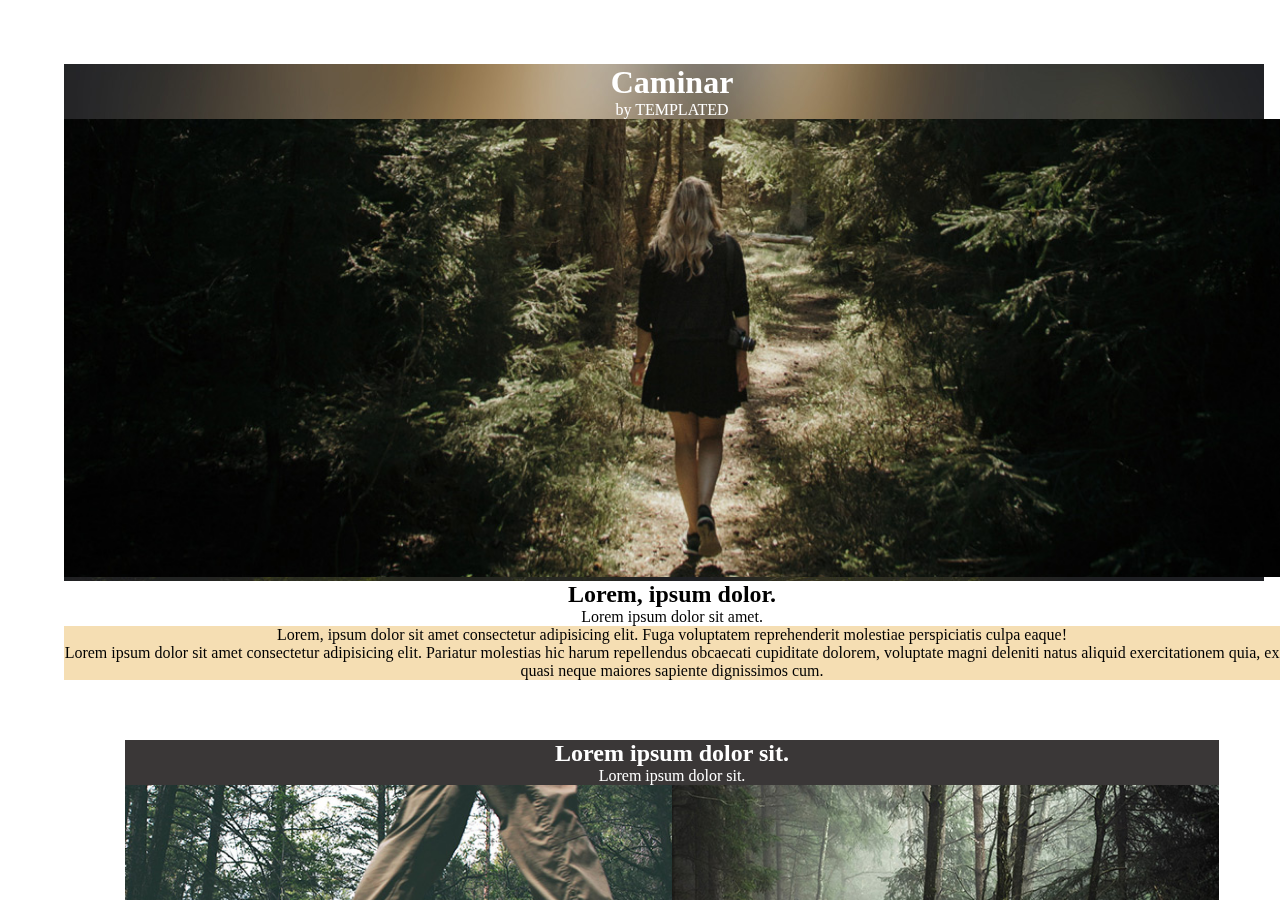
<file: index.html>
<!DOCTYPE html>
<html lang="en">
<head>
    <meta charset="UTF-8">
    <meta http-equiv="X-UA-Compatible" content="IE=edge">
    <meta name="viewport" content="width=device-width, initial-scale=1.0">
    <title>Document</title>
    <link rel="stylesheet" href="./assets/css/style.css">
</head>
<body>
    <div class="container">
        <div class="sec1">
            <h1>Caminar</h1>
            <p>by TEMPLATED</p>
            <img src="./assets/img/pic02.jpg" alt="girlwalk">
        </div>
        <div class="sec2">
            <h2>Lorem, ipsum dolor.</h2>
            <p>Lorem ipsum dolor sit amet.</p>
        </div>
        <div class="sec3">
            <p>Lorem, ipsum dolor sit amet consectetur adipisicing elit. Fuga voluptatem reprehenderit molestiae perspiciatis culpa eaque!</p>
            <p>Lorem ipsum dolor sit amet consectetur adipisicing elit. Pariatur molestias hic harum repellendus obcaecati cupiditate dolorem, voluptate magni deleniti natus aliquid exercitationem quia, ex quasi neque maiores sapiente dignissimos cum.</p>
        </div>
        <div class="container-sec4">
            <div class="sec4">
                <div class="text">
                    <h2>Lorem ipsum dolor sit.</h2>
                    <p>Lorem ipsum dolor sit.</p>
                </div>
                <div class="img">
                    <img src="./assets/img/pic03.jpg" alt="">
                    <img src="./assets/img/pic04.jpg" alt="">
                    <img src="./assets/img/pic05.jpg" alt="">
                    <img src="./assets/img/pic06.jpg" alt="">
                </div>
            </div>
        </div>
        <div class="sec5">
            <div class="sec5-1">
                <div>
                    <img src="./assets/img/pic07.jpg" alt="">
                </div>
                <div class="sec5-txt">
                    <h2>Lorem ipsum dolor sit amet.</h2>
                    <p>Lorem ipsum dolor sit amet, consectetur adipisicing elit. Numquam aut nemo deserunt quia rem molestias?</p>
                </div>
            </div>
            <div class="sec5-1">
                <div class="sec5-txt">
                        <h2>Lorem ipsum dolor sit amet.</h2>
                        <p>Lorem ipsum dolor sit amet, consectetur adipisicing elit. Numquam aut nemo deserunt quia rem molestias?</p>
                </div>
                <div>
                    <img src="./assets/img/pic07.jpg" alt="">
                </div>
            </div>
            <div class="sec5-1">
                <div>
                    <img src="./assets/img/pic07.jpg" alt="">
                </div>
                <div class="sec5-txt">
                    <h2>Lorem ipsum dolor sit amet.</h2>
                    <p>Lorem ipsum dolor sit amet, consectetur adipisicing elit. Numquam aut nemo deserunt quia rem molestias?</p>
                </div>
            </div>
        </div>
        <footer>
            <h1>end</h1>
        </footer>
    </div>
</body>
</html>
</file>
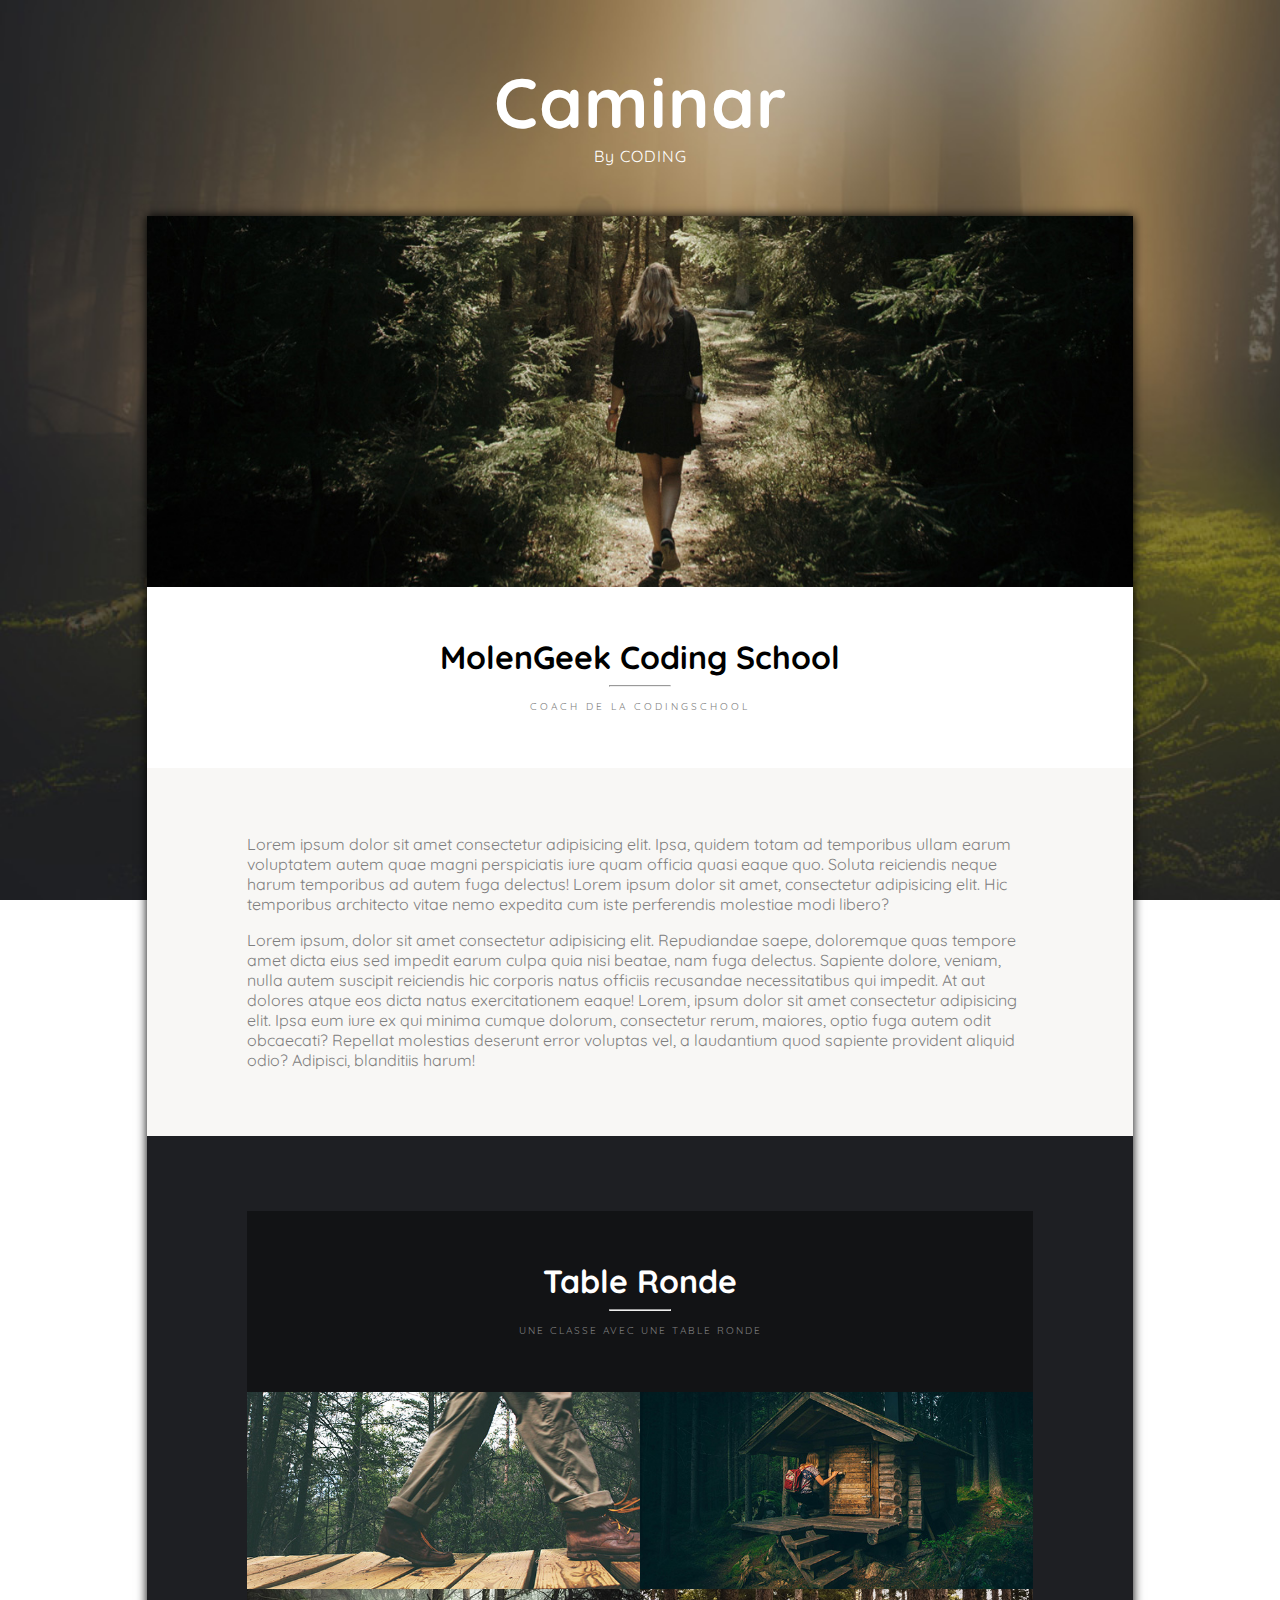
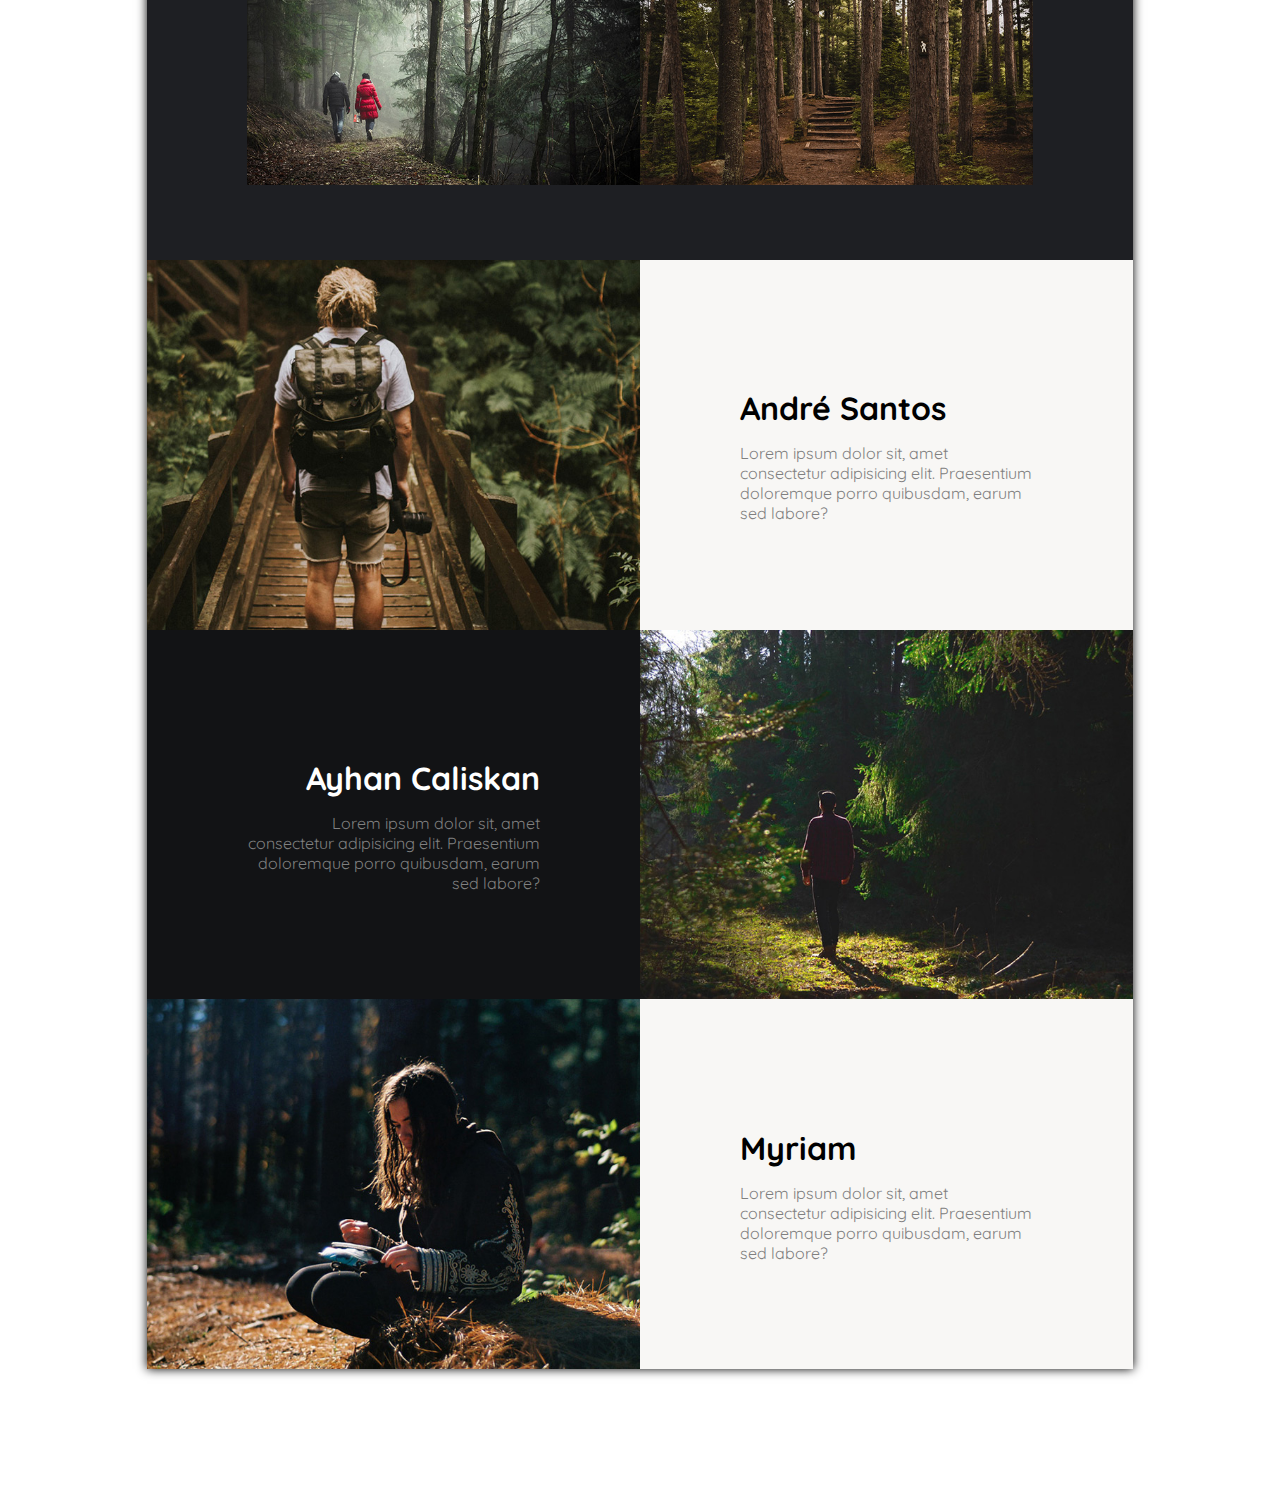
<file: correction/caminar_correction/index.html>
<!DOCTYPE html>
<html lang="fr">

<head>
    <meta charset="UTF-8">
    <meta name="viewport" content="width=device-width, initial-scale=1.0">
    <!-- Link GOOGLEFONT -->
    <link href="https://fonts.googleapis.com/css2?family=Quicksand&display=swap" rel="stylesheet">
    <!-- Link FONTAWESOME -->
    <link rel="stylesheet" href="https://pro.fontawesome.com/releases/v5.10.0/css/all.css" integrity="sha384-AYmEC3Yw5cVb3ZcuHtOA93w35dYTsvhLPVnYs9eStHfGJvOvKxVfELGroGkvsg+p" crossorigin="anonymous"/>
    <!-- Link CSS -->
    <link rel="stylesheet" href="public/css/style.css">
    <title>caminar</title>
</head>

<body>
    <!-- HEADER -->
    <header>
        <h1>caminar</h1>
        <p>by <span>coding</span></p>
    </header>
    <!-- SECTION -->
    <section>
        <!-- banner -->
        <div class="banner">
            <img src="./public/images/pic02.jpg" alt="">
        </div>
        <!-- about -->
        <div class="about">
            <h1>molenGeek coding school</h1>
            <hr>
            <p>coach de la codingschool</p>
        </div>
        <div class="contenu">
            <p>Lorem ipsum dolor sit amet consectetur adipisicing elit. Ipsa, quidem totam ad temporibus ullam earum
                voluptatem autem quae magni perspiciatis iure quam officia quasi eaque quo. Soluta reiciendis neque
                harum temporibus ad autem fuga delectus! Lorem ipsum dolor sit amet, consectetur adipisicing elit. Hic
                temporibus architecto vitae nemo expedita cum iste perferendis molestiae modi libero?</p>
            <p>Lorem ipsum, dolor sit amet consectetur adipisicing elit. Repudiandae saepe, doloremque quas tempore amet
                dicta eius sed impedit earum culpa quia nisi beatae, nam fuga delectus. Sapiente dolore, veniam, nulla
                autem suscipit reiciendis hic corporis natus officiis recusandae necessitatibus qui impedit. At aut
                dolores atque eos dicta natus exercitationem eaque! Lorem, ipsum dolor sit amet consectetur adipisicing
                elit. Ipsa eum iure ex qui minima cumque dolorum, consectetur rerum, maiores, optio fuga autem odit
                obcaecati? Repellat molestias deserunt error voluptas vel, a laudantium quod sapiente provident aliquid
                odio? Adipisci, blanditiis harum! </p>
        </div>
        <!-- Gallery -->
        <div class="gallery">
            <!-- intro -->
            <div class="intro">
                <h1>table ronde</h1>
                <hr>
                <p>une classe avec une table ronde</p>
            </div>
            <!-- row img -->
            <div class="row">
                <div class="taille">
                    <img src="./public/images/pic03.jpg" alt="">
                </div>
                <div class="taille">
                    <img src="./public/images/pic01.jpg" alt="">
                </div>
                <div class="taille">
                    <img src="./public/images/pic04.jpg" alt="">
                </div>
                <div class="taille">
                    <img src="./public/images/pic05.jpg" alt="">
                </div>
            </div>
        </div>
        <!-- Team -->
        <div class="team">
            <div class="row">
                <div>
                    <img src="./public/images/pic06.jpg" alt="">
                </div>
                <div>
                    <h1>André Santos</h1>
                    <p>Lorem ipsum dolor sit, amet consectetur adipisicing elit. Praesentium doloremque porro quibusdam, earum sed labore?</p>
                </div>
            </div>
            <div class="row">
                <div>
                    <img src="./public/images/pic07.jpg" alt="">
                </div>
                <div>
                    <h1>Ayhan Caliskan</h1>
                    <p>Lorem ipsum dolor sit, amet consectetur adipisicing elit. Praesentium doloremque porro quibusdam, earum sed labore?</p>
                </div>
            </div>
            <div class="row">
                <div>
                    <img src="./public/images/pic08.jpg" alt="">
                </div>
                <div>
                    <h1>Myriam </h1>
                    <p>Lorem ipsum dolor sit, amet consectetur adipisicing elit. Praesentium doloremque porro quibusdam, earum sed labore?</p>
                </div>
            </div>
        </div>
    </section>
    <!-- Footer -->
    <footer>
        <ul>
            <li><a href=""><i class="fab fa-facebook-f fa-2x"></i></a></li>
            <li><a href=""><i class="fab fa-twitter fa-2x"></i></a></li>
            <li><a href=""><i class="fab fa-instagram fa-2x"></i></a></li>
            <li><a href=""><i class="fab fa-github fa-2x"></i></a></li>
            <li><a href=""></a></li>
        </ul>
        <p>&copy; all rights reserverd. codingschool15. Desing by <span>me</span></p>
    </footer>
</body>
</html>
</file>
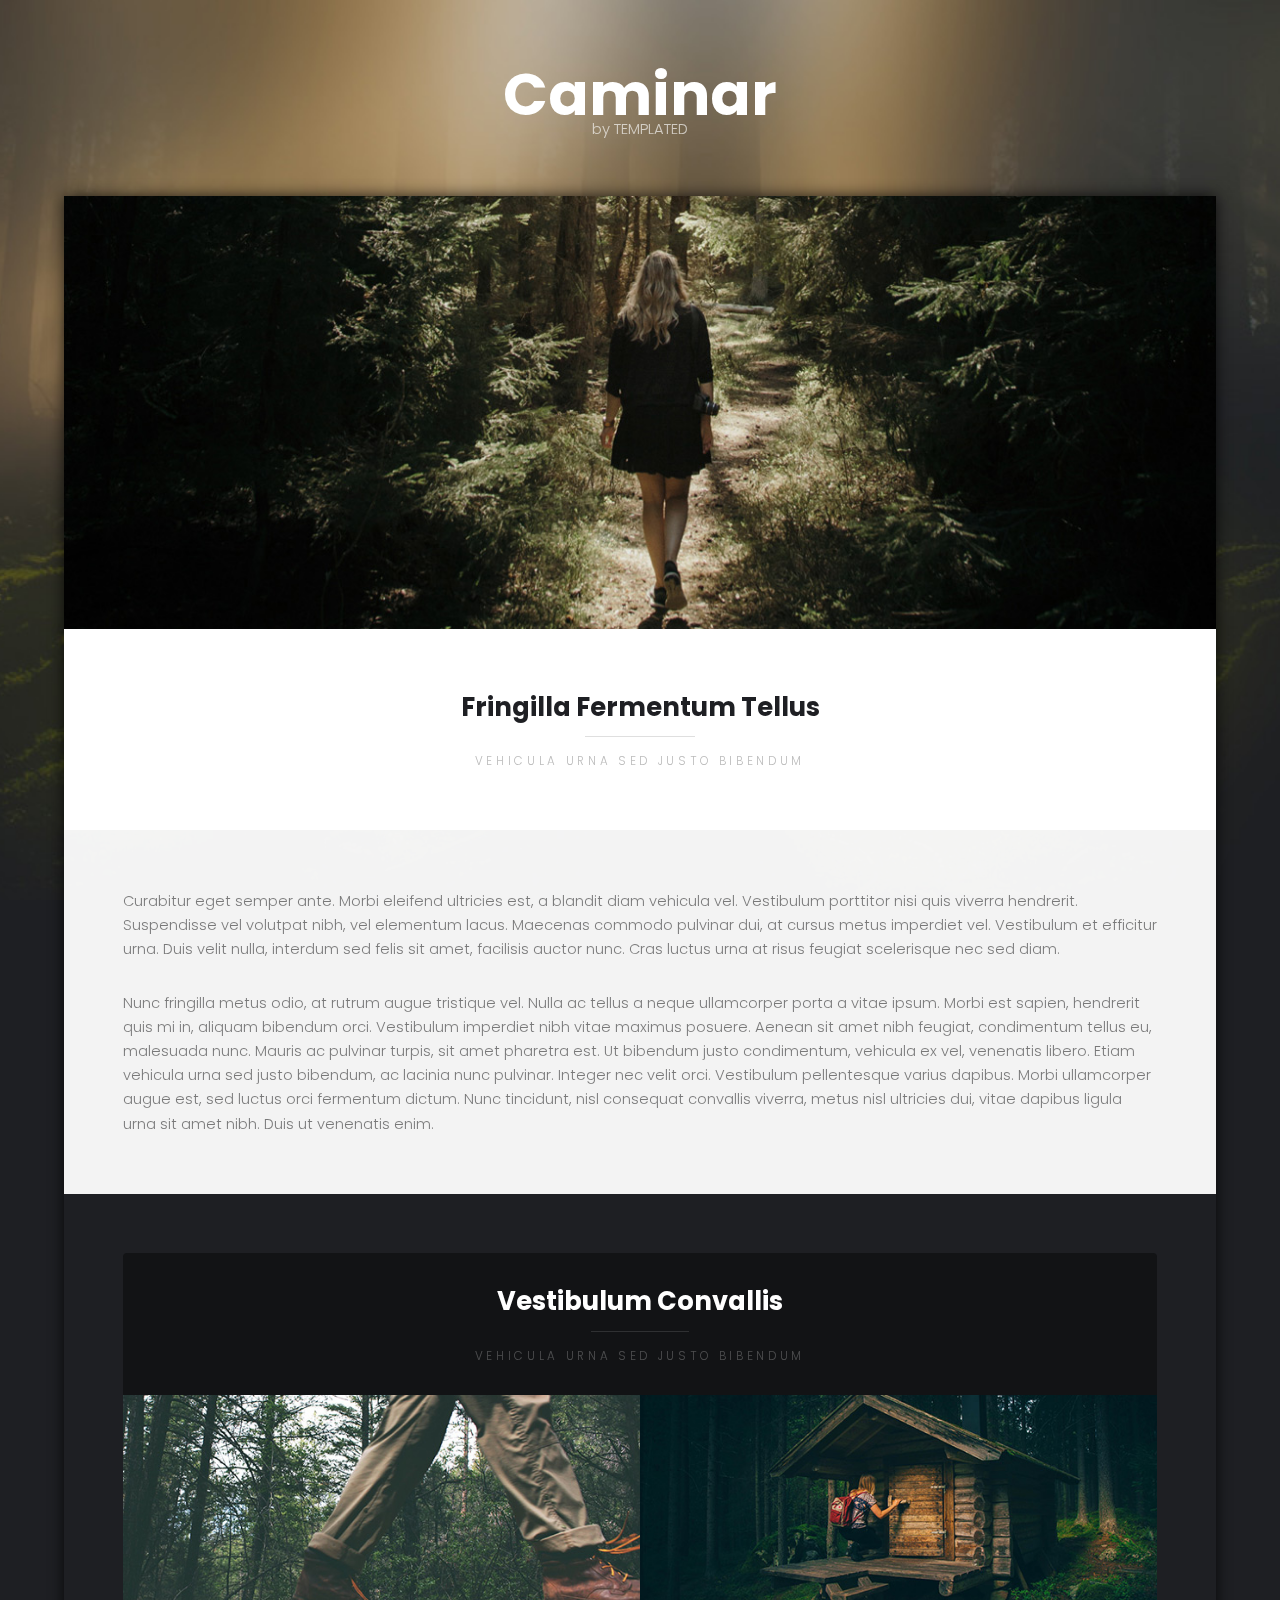
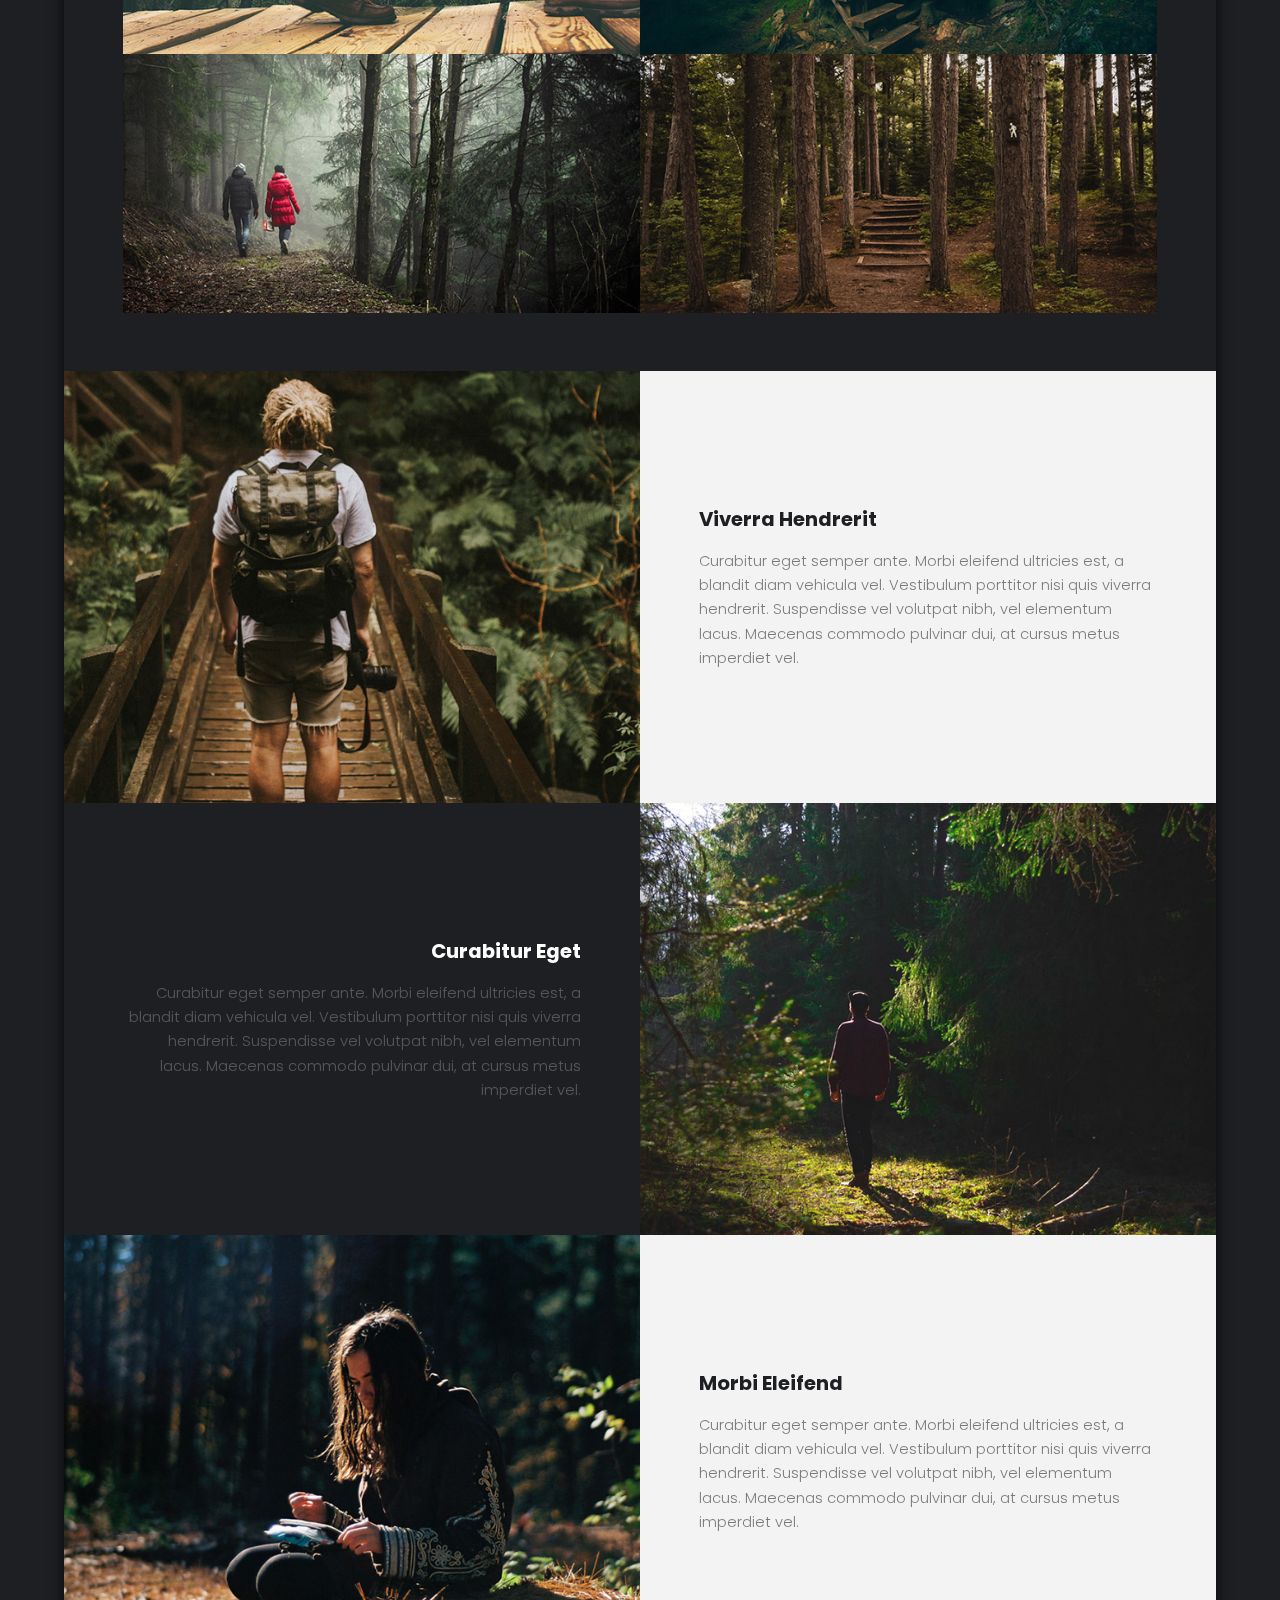
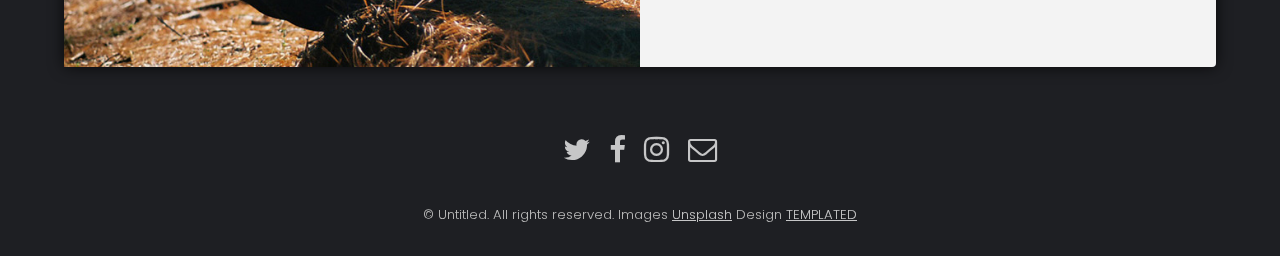
<file: correction/templated-caminar/index.html>
<!DOCTYPE HTML>
<!--
	Caminar by TEMPLATED
	templated.co @templatedco
	Released for free under the Creative Commons Attribution 3.0 license (templated.co/license)
-->
<html>
	<head>
		<title>Caminar by TEMPLATED</title>
		<meta charset="utf-8" />
		<meta name="viewport" content="width=device-width, initial-scale=1" />
		<link rel="stylesheet" href="assets/css/main.css" />
	</head>
	<body>

		<!-- Header -->
			<header id="header">
				<div class="logo"><a href="#">Caminar <span>by TEMPLATED</span></a></div>
			</header>

		<!-- Main -->
			<section id="main">
				<div class="inner">

				<!-- One -->
					<section id="one" class="wrapper style1">

						<div class="image fit flush">
							<img src="images/pic02.jpg" alt="" />
						</div>
						<header class="special">
							<h2>Fringilla Fermentum Tellus</h2>
							<p>vehicula urna sed justo bibendum</p>
						</header>
						<div class="content">
							<p>Curabitur eget semper ante. Morbi eleifend ultricies est, a blandit diam vehicula vel. Vestibulum porttitor nisi quis viverra hendrerit. Suspendisse vel volutpat nibh, vel elementum lacus. Maecenas commodo pulvinar dui, at cursus metus imperdiet vel. Vestibulum et efficitur urna. Duis velit nulla, interdum sed felis sit amet, facilisis auctor nunc. Cras luctus urna at risus feugiat scelerisque nec sed diam. </p>
							<p>Nunc fringilla metus odio, at rutrum augue tristique vel. Nulla ac tellus a neque ullamcorper porta a vitae ipsum. Morbi est sapien, hendrerit quis mi in, aliquam bibendum orci. Vestibulum imperdiet nibh vitae maximus posuere. Aenean sit amet nibh feugiat, condimentum tellus eu, malesuada nunc. Mauris ac pulvinar turpis, sit amet pharetra est. Ut bibendum justo condimentum, vehicula ex vel, venenatis libero. Etiam vehicula urna sed justo bibendum, ac lacinia nunc pulvinar. Integer nec velit orci. Vestibulum pellentesque varius dapibus. Morbi ullamcorper augue est, sed luctus orci fermentum dictum. Nunc tincidunt, nisl consequat convallis viverra, metus nisl ultricies dui, vitae dapibus ligula urna sit amet nibh. Duis ut venenatis enim.</p>
						</div>
					</section>

				<!-- Two -->
					<section id="two" class="wrapper style2">
						<header>
							<h2>Vestibulum Convallis</h2>
							<p>vehicula urna sed justo bibendum</p>
						</header>
						<div class="content">
							<div class="gallery">
								<div>
									<div class="image fit flush">
										<a href="images/pic03.jpg"><img src="images/pic03.jpg" alt="" /></a>
									</div>
								</div>
								<div>
									<div class="image fit flush">
										<a href="images/pic01.jpg"><img src="images/pic01.jpg" alt="" /></a>
									</div>
								</div>
								<div>
									<div class="image fit flush">
										<a href="images/pic04.jpg"><img src="images/pic04.jpg" alt="" /></a>
									</div>
								</div>
								<div>
									<div class="image fit flush">
										<a href="images/pic05.jpg"><img src="images/pic05.jpg" alt="" /></a>
									</div>
								</div>
							</div>
						</div>
					</section>

				<!-- Three -->
					<section id="three" class="wrapper">
						<div class="spotlight">
							<div class="image flush"><img src="images/pic06.jpg" alt="" /></div>
							<div class="inner">
								<h3>Viverra Hendrerit</h3>
								<p>Curabitur eget semper ante. Morbi eleifend ultricies est, a blandit diam vehicula vel. Vestibulum porttitor nisi quis viverra hendrerit. Suspendisse vel volutpat nibh, vel elementum lacus. Maecenas commodo pulvinar dui, at cursus metus imperdiet vel.</p>
							</div>
						</div>
						<div class="spotlight alt">
							<div class="image flush"><img src="images/pic07.jpg" alt="" /></div>
							<div  class="inner">
								<h3>Curabitur Eget</h3>
								<p>Curabitur eget semper ante. Morbi eleifend ultricies est, a blandit diam vehicula vel. Vestibulum porttitor nisi quis viverra hendrerit. Suspendisse vel volutpat nibh, vel elementum lacus. Maecenas commodo pulvinar dui, at cursus metus imperdiet vel.</p>
							</div>
						</div>
						<div class="spotlight">
							<div class="image flush"><img src="images/pic08.jpg" alt="" /></div>
							<div class="inner">
								<h3>Morbi Eleifend</h3>
								<p>Curabitur eget semper ante. Morbi eleifend ultricies est, a blandit diam vehicula vel. Vestibulum porttitor nisi quis viverra hendrerit. Suspendisse vel volutpat nibh, vel elementum lacus. Maecenas commodo pulvinar dui, at cursus metus imperdiet vel.</p>
							</div>
						</div>
					</section>

				</div>
			</section>

		<!-- Footer -->
			<footer id="footer">
				<div class="container">
					<ul class="icons">
						<li><a href="#" class="icon fa-twitter"><span class="label">Twitter</span></a></li>
						<li><a href="#" class="icon fa-facebook"><span class="label">Facebook</span></a></li>
						<li><a href="#" class="icon fa-instagram"><span class="label">Instagram</span></a></li>
						<li><a href="#" class="icon fa-envelope-o"><span class="label">Email</span></a></li>
					</ul>
				</div>
				<div class="copyright">
					&copy; Untitled. All rights reserved. Images <a href="https://unsplash.com">Unsplash</a> Design <a href="https://templated.co">TEMPLATED</a>
				</div>
			</footer>

		<!-- Scripts -->
			<script src="assets/js/jquery.min.js"></script>
			<script src="assets/js/jquery.poptrox.min.js"></script>
			<script src="assets/js/skel.min.js"></script>
			<script src="assets/js/util.js"></script>
			<script src="assets/js/main.js"></script>

	</body>
</html>
</file>
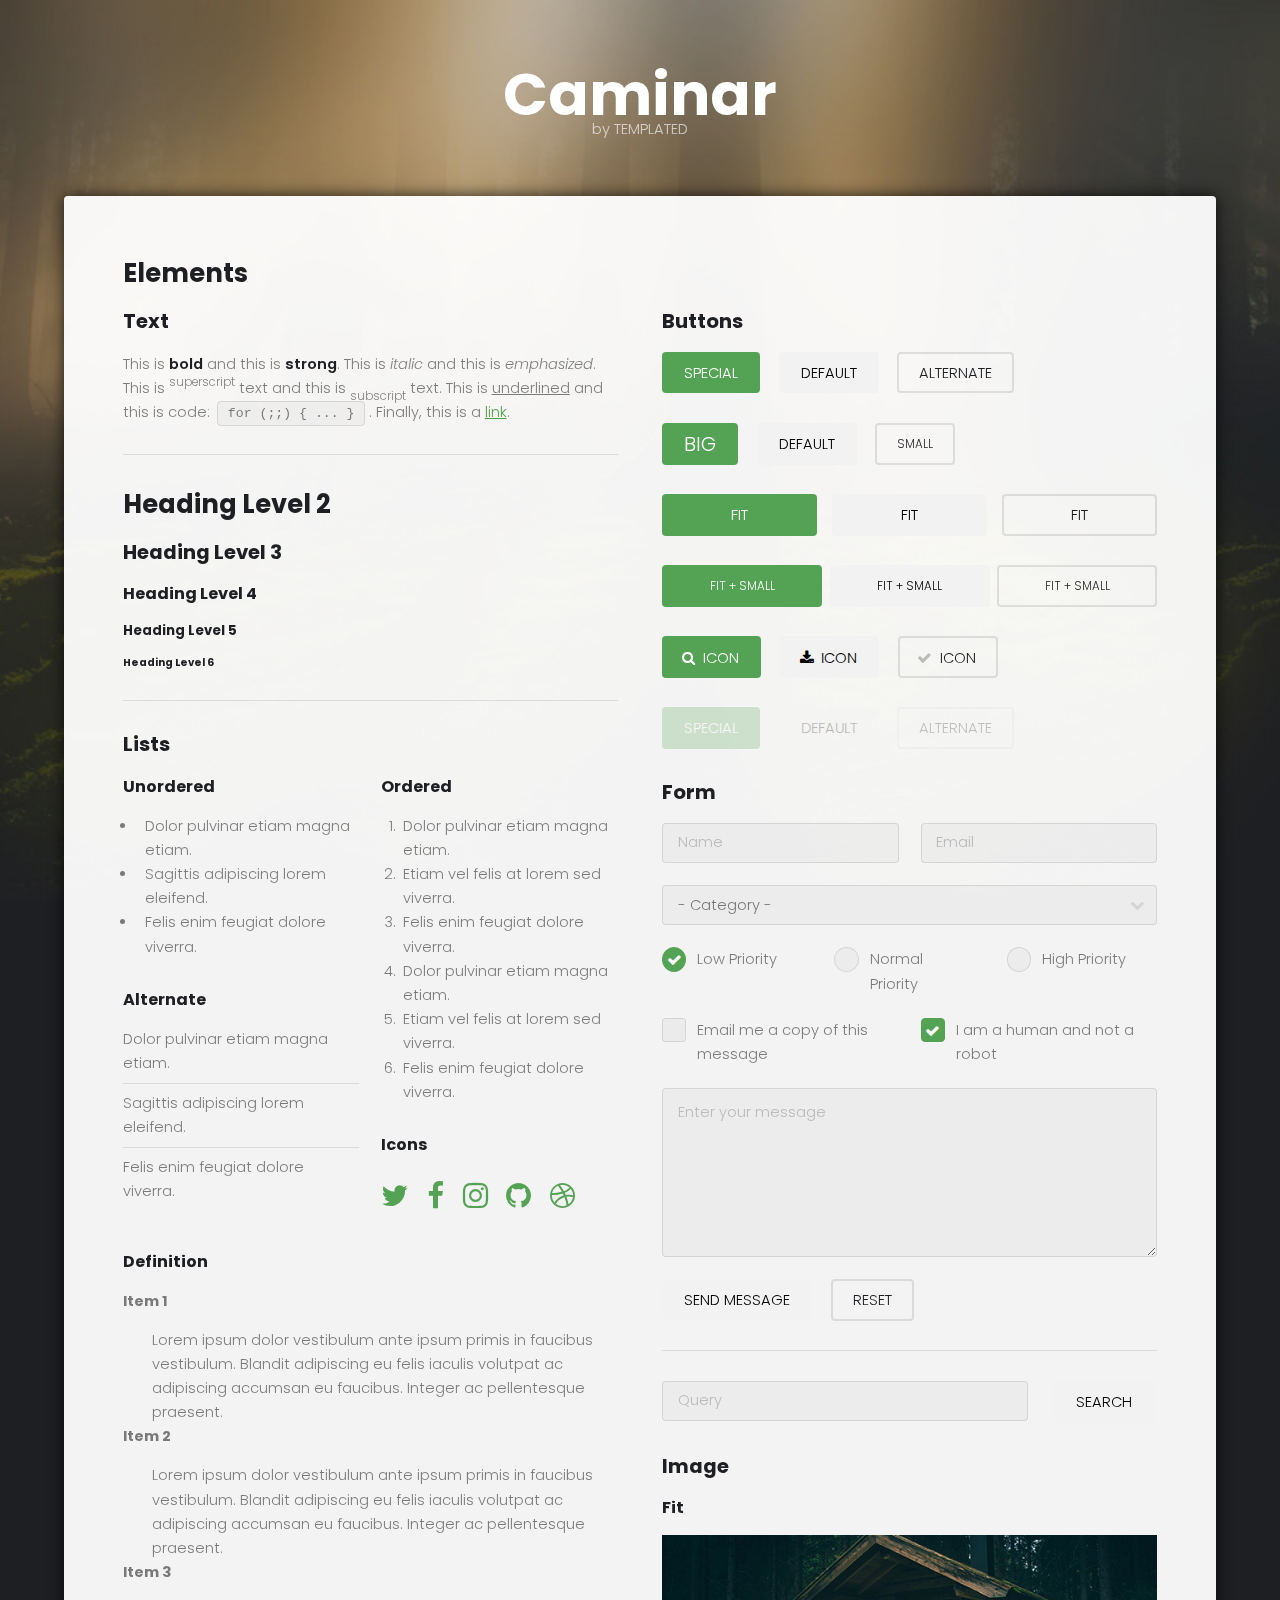
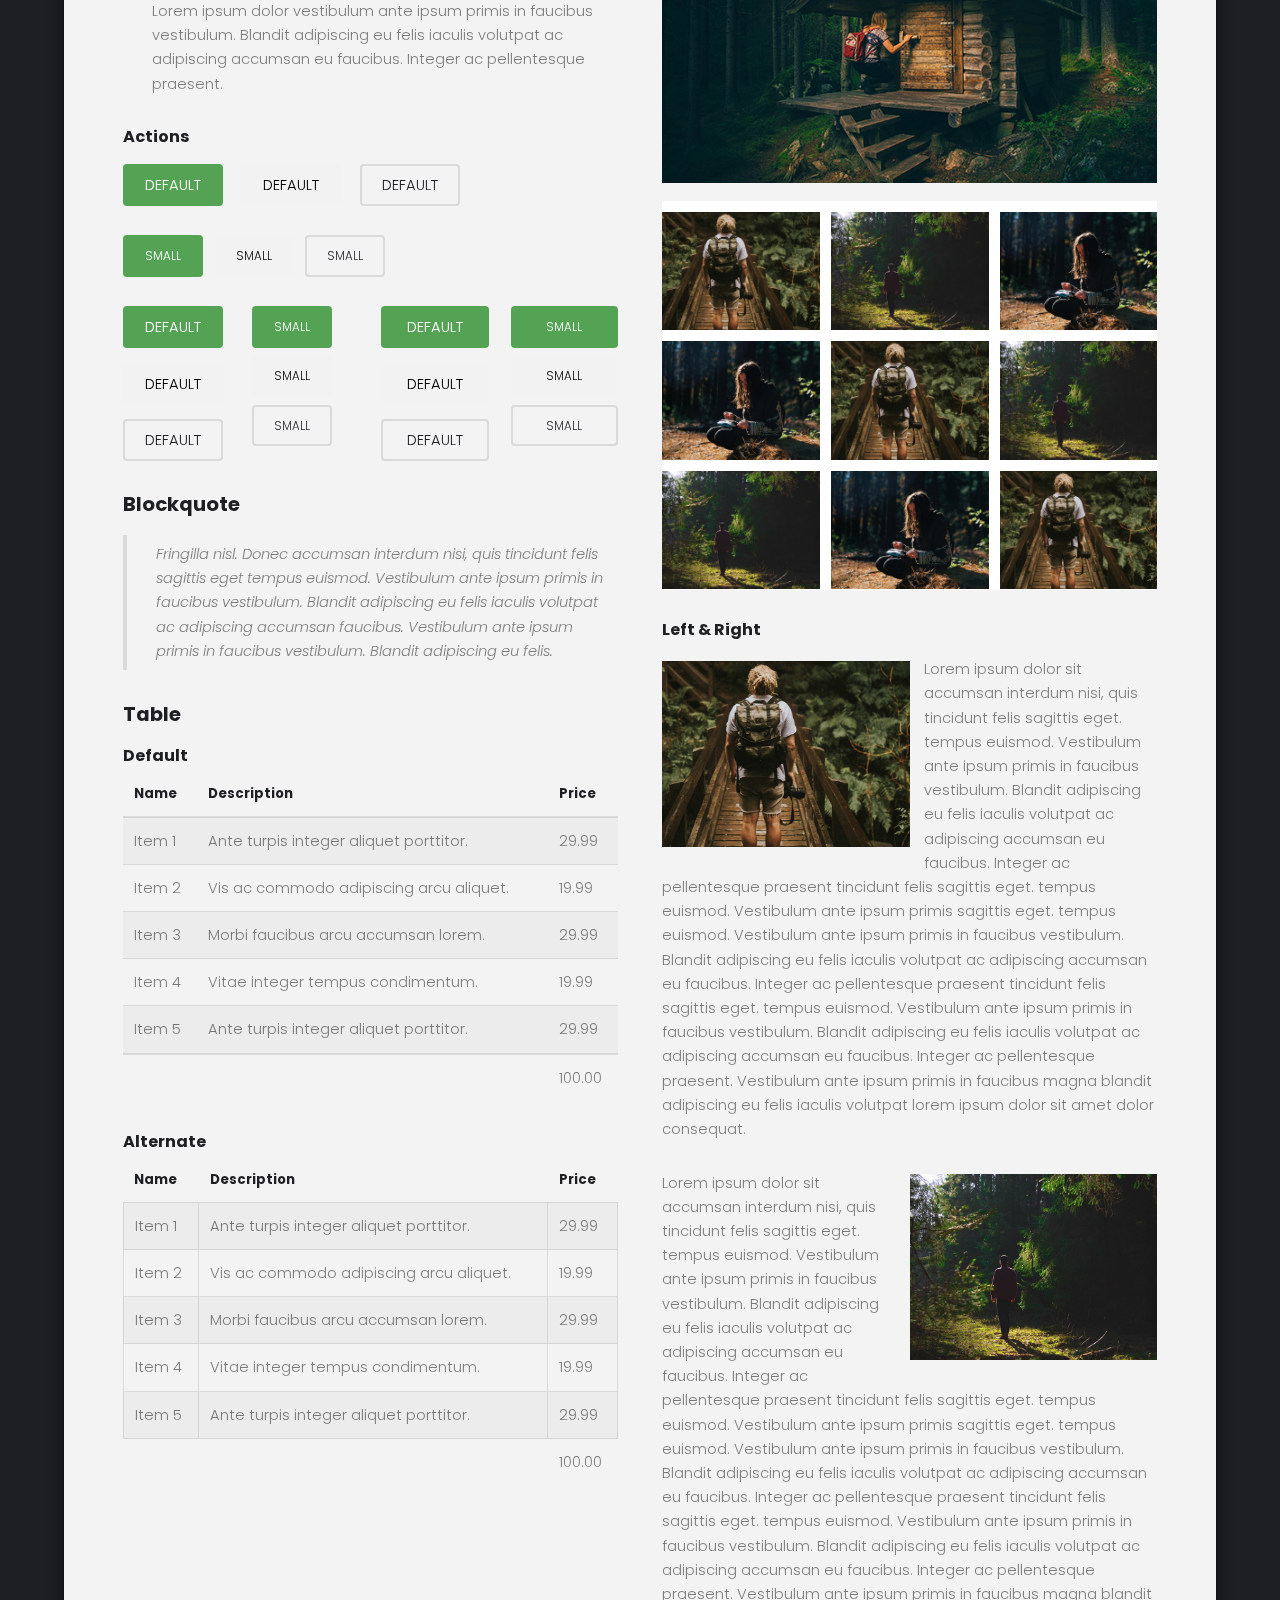
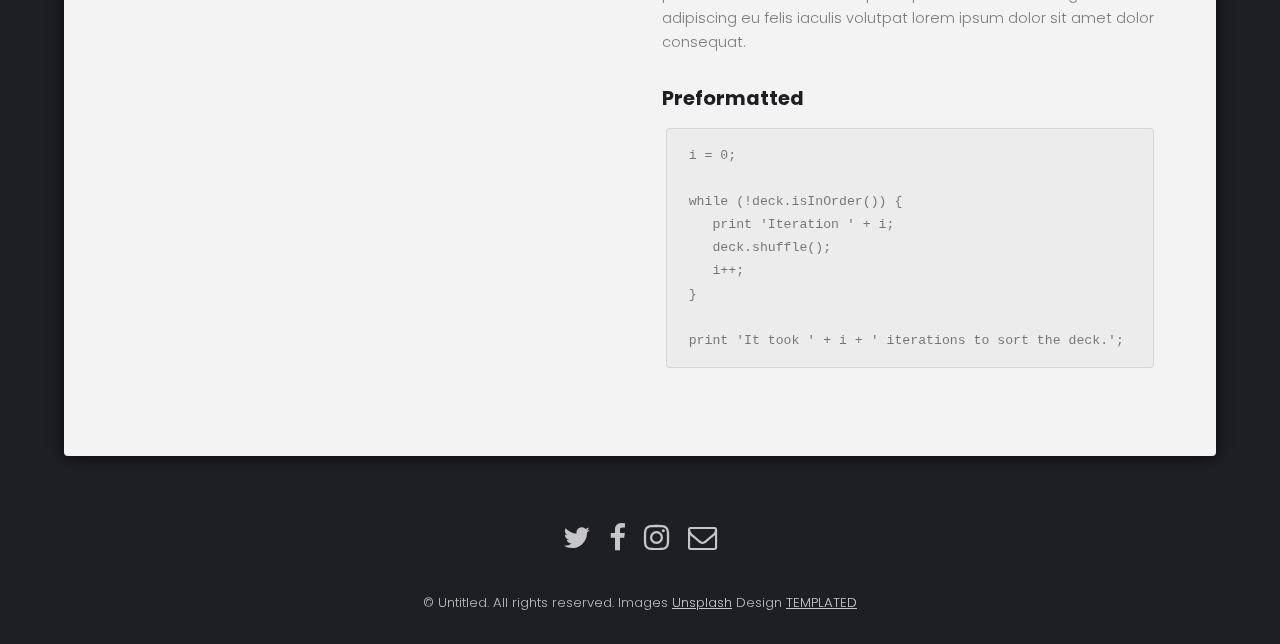
<file: correction/templated-caminar/elements.html>
<!DOCTYPE HTML>
<!--
	Caminar by TEMPLATED
	templated.co @templatedco
	Released for free under the Creative Commons Attribution 3.0 license (templated.co/license)
-->
<html>
	<head>
		<title>Caminar by TEMPLATED</title>
		<meta charset="utf-8" />
		<meta name="viewport" content="width=device-width, initial-scale=1" />
		<link rel="stylesheet" href="assets/css/main.css" />
	</head>
	<body>

		<!-- Header -->
			<header id="header">
				<div class="logo"><a href="#">Caminar <span>by TEMPLATED</span></a></div>
			</header>

		<!-- Main -->
			<section id="main">
				<div class="inner">
					<div class="wrapper style1">
						<div class="content">

							<!-- Elements -->
								<h2 id="elements">Elements</h2>
								<div class="row 200%">
									<div class="6u 12u$(medium)">

										<!-- Text stuff -->
											<h3>Text</h3>
											<p>This is <b>bold</b> and this is <strong>strong</strong>. This is <i>italic</i> and this is <em>emphasized</em>.
											This is <sup>superscript</sup> text and this is <sub>subscript</sub> text.
											This is <u>underlined</u> and this is code: <code>for (;;) { ... }</code>.
											Finally, this is a <a href="#">link</a>.</p>
											<hr />
											<h2>Heading Level 2</h2>
											<h3>Heading Level 3</h3>
											<h4>Heading Level 4</h4>
											<h5>Heading Level 5</h5>
											<h6>Heading Level 6</h6>
											<hr />

										<!-- Lists -->
											<h3>Lists</h3>
											<div class="row">
												<div class="6u 12u$(small)">

													<h4>Unordered</h4>
													<ul>
														<li>Dolor pulvinar etiam magna etiam.</li>
														<li>Sagittis adipiscing lorem eleifend.</li>
														<li>Felis enim feugiat dolore viverra.</li>
													</ul>

													<h4>Alternate</h4>
													<ul class="alt">
														<li>Dolor pulvinar etiam magna etiam.</li>
														<li>Sagittis adipiscing lorem eleifend.</li>
														<li>Felis enim feugiat dolore viverra.</li>
													</ul>

												</div>
												<div class="6u$ 12u$(small)">

													<h4>Ordered</h4>
													<ol>
														<li>Dolor pulvinar etiam magna etiam.</li>
														<li>Etiam vel felis at lorem sed viverra.</li>
														<li>Felis enim feugiat dolore viverra.</li>
														<li>Dolor pulvinar etiam magna etiam.</li>
														<li>Etiam vel felis at lorem sed viverra.</li>
														<li>Felis enim feugiat dolore viverra.</li>
													</ol>

													<h4>Icons</h4>
													<ul class="icons">
														<li><a href="#" class="icon fa-twitter"><span class="label">Twitter</span></a></li>
														<li><a href="#" class="icon fa-facebook"><span class="label">Facebook</span></a></li>
														<li><a href="#" class="icon fa-instagram"><span class="label">Instagram</span></a></li>
														<li><a href="#" class="icon fa-github"><span class="label">Github</span></a></li>
														<li><a href="#" class="icon fa-dribbble"><span class="label">Dribbble</span></a></li>
													</ul>

												</div>
											</div>
											<h4>Definition</h4>
											<dl>
												<dt>Item 1</dt>
												<dd>
													<p>Lorem ipsum dolor vestibulum ante ipsum primis in faucibus vestibulum. Blandit adipiscing eu felis iaculis volutpat ac adipiscing accumsan eu faucibus. Integer ac pellentesque praesent.</p>
												</dd>
												<dt>Item 2</dt>
												<dd>
													<p>Lorem ipsum dolor vestibulum ante ipsum primis in faucibus vestibulum. Blandit adipiscing eu felis iaculis volutpat ac adipiscing accumsan eu faucibus. Integer ac pellentesque praesent.</p>
												</dd>
												<dt>Item 3</dt>
												<dd>
													<p>Lorem ipsum dolor vestibulum ante ipsum primis in faucibus vestibulum. Blandit adipiscing eu felis iaculis volutpat ac adipiscing accumsan eu faucibus. Integer ac pellentesque praesent.</p>
												</dd>
											</dl>

											<h4>Actions</h4>
											<ul class="actions">
												<li><a href="#" class="button special">Default</a></li>
												<li><a href="#" class="button">Default</a></li>
												<li><a href="#" class="button alt">Default</a></li>
											</ul>
											<ul class="actions small">
												<li><a href="#" class="button special small">Small</a></li>
												<li><a href="#" class="button small">Small</a></li>
												<li><a href="#" class="button alt small">Small</a></li>
											</ul>
											<div class="row">
												<div class="3u 12u$(small)">
													<ul class="actions vertical">
														<li><a href="#" class="button special">Default</a></li>
														<li><a href="#" class="button">Default</a></li>
														<li><a href="#" class="button alt">Default</a></li>
													</ul>
												</div>
												<div class="3u 12u$(small)">
													<ul class="actions vertical small">
														<li><a href="#" class="button special small">Small</a></li>
														<li><a href="#" class="button small">Small</a></li>
														<li><a href="#" class="button alt small">Small</a></li>
													</ul>
												</div>
												<div class="3u 12u$(small)">
													<ul class="actions vertical">
														<li><a href="#" class="button special fit">Default</a></li>
														<li><a href="#" class="button fit">Default</a></li>
														<li><a href="#" class="button alt fit">Default</a></li>
													</ul>
												</div>
												<div class="3u$ 12u$(small)">
													<ul class="actions vertical small">
														<li><a href="#" class="button special small fit">Small</a></li>
														<li><a href="#" class="button small fit">Small</a></li>
														<li><a href="#" class="button alt small fit">Small</a></li>
													</ul>
												</div>
											</div>

										<!-- Blockquote -->
											<h3>Blockquote</h3>
											<blockquote>Fringilla nisl. Donec accumsan interdum nisi, quis tincidunt felis sagittis eget tempus euismod. Vestibulum ante ipsum primis in faucibus vestibulum. Blandit adipiscing eu felis iaculis volutpat ac adipiscing accumsan faucibus. Vestibulum ante ipsum primis in faucibus vestibulum. Blandit adipiscing eu felis.</blockquote>

										<!-- Table -->
											<h3>Table</h3>

											<h4>Default</h4>
											<div class="table-wrapper">
												<table>
													<thead>
														<tr>
															<th>Name</th>
															<th>Description</th>
															<th>Price</th>
														</tr>
													</thead>
													<tbody>
														<tr>
															<td>Item 1</td>
															<td>Ante turpis integer aliquet porttitor.</td>
															<td>29.99</td>
														</tr>
														<tr>
															<td>Item 2</td>
															<td>Vis ac commodo adipiscing arcu aliquet.</td>
															<td>19.99</td>
														</tr>
														<tr>
															<td>Item 3</td>
															<td> Morbi faucibus arcu accumsan lorem.</td>
															<td>29.99</td>
														</tr>
														<tr>
															<td>Item 4</td>
															<td>Vitae integer tempus condimentum.</td>
															<td>19.99</td>
														</tr>
														<tr>
															<td>Item 5</td>
															<td>Ante turpis integer aliquet porttitor.</td>
															<td>29.99</td>
														</tr>
													</tbody>
													<tfoot>
														<tr>
															<td colspan="2"></td>
															<td>100.00</td>
														</tr>
													</tfoot>
												</table>
											</div>

											<h4>Alternate</h4>
											<div class="table-wrapper">
												<table class="alt">
													<thead>
														<tr>
															<th>Name</th>
															<th>Description</th>
															<th>Price</th>
														</tr>
													</thead>
													<tbody>
														<tr>
															<td>Item 1</td>
															<td>Ante turpis integer aliquet porttitor.</td>
															<td>29.99</td>
														</tr>
														<tr>
															<td>Item 2</td>
															<td>Vis ac commodo adipiscing arcu aliquet.</td>
															<td>19.99</td>
														</tr>
														<tr>
															<td>Item 3</td>
															<td> Morbi faucibus arcu accumsan lorem.</td>
															<td>29.99</td>
														</tr>
														<tr>
															<td>Item 4</td>
															<td>Vitae integer tempus condimentum.</td>
															<td>19.99</td>
														</tr>
														<tr>
															<td>Item 5</td>
															<td>Ante turpis integer aliquet porttitor.</td>
															<td>29.99</td>
														</tr>
													</tbody>
													<tfoot>
														<tr>
															<td colspan="2"></td>
															<td>100.00</td>
														</tr>
													</tfoot>
												</table>
											</div>

									</div>
									<div class="6u$ 12u$(medium)">

										<!-- Buttons -->
											<h3>Buttons</h3>
											<ul class="actions">
												<li><a href="#" class="button special">Special</a></li>
												<li><a href="#" class="button">Default</a></li>
												<li><a href="#" class="button alt">Alternate</a></li>
											</ul>
											<ul class="actions">
												<li><a href="#" class="button special big">Big</a></li>
												<li><a href="#" class="button">Default</a></li>
												<li><a href="#" class="button alt small">Small</a></li>
											</ul>
											<ul class="actions fit">
												<li><a href="#" class="button special fit">Fit</a></li>
												<li><a href="#" class="button fit">Fit</a></li>
												<li><a href="#" class="button alt fit">Fit</a></li>
											</ul>
											<ul class="actions fit small">
												<li><a href="#" class="button special fit small">Fit + Small</a></li>
												<li><a href="#" class="button fit small">Fit + Small</a></li>
												<li><a href="#" class="button alt fit small">Fit + Small</a></li>
											</ul>
											<ul class="actions">
												<li><a href="#" class="button special icon fa-search">Icon</a></li>
												<li><a href="#" class="button icon fa-download">Icon</a></li>
												<li><a href="#" class="button alt icon fa-check">Icon</a></li>
											</ul>
											<ul class="actions">
												<li><span class="button special disabled">Special</span></li>
												<li><span class="button disabled">Default</span></li>
												<li><span class="button alt disabled">Alternate</span></li>
											</ul>

										<!-- Form -->
											<h3>Form</h3>

											<form method="post" action="#">
												<div class="row uniform">
													<div class="6u 12u$(xsmall)">
														<input type="text" name="name" id="name" value="" placeholder="Name" />
													</div>
													<div class="6u$ 12u$(xsmall)">
														<input type="email" name="email" id="email" value="" placeholder="Email" />
													</div>
													<!-- Break -->
													<div class="12u$">
														<div class="select-wrapper">
															<select name="category" id="category">
																<option value="">- Category -</option>
																<option value="1">Manufacturing</option>
																<option value="1">Shipping</option>
																<option value="1">Administration</option>
																<option value="1">Human Resources</option>
															</select>
														</div>
													</div>
													<!-- Break -->
													<div class="4u 12u$(small)">
														<input type="radio" id="priority-low" name="priority" checked>
														<label for="priority-low">Low Priority</label>
													</div>
													<div class="4u 12u$(small)">
														<input type="radio" id="priority-normal" name="priority">
														<label for="priority-normal">Normal Priority</label>
													</div>
													<div class="4u$ 12u$(small)">
														<input type="radio" id="priority-high" name="priority">
														<label for="priority-high">High Priority</label>
													</div>
													<!-- Break -->
													<div class="6u 12u$(small)">
														<input type="checkbox" id="copy" name="copy">
														<label for="copy">Email me a copy of this message</label>
													</div>
													<div class="6u$ 12u$(small)">
														<input type="checkbox" id="human" name="human" checked>
														<label for="human">I am a human and not a robot</label>
													</div>
													<!-- Break -->
													<div class="12u$">
														<textarea name="message" id="message" placeholder="Enter your message" rows="6"></textarea>
													</div>
													<!-- Break -->
													<div class="12u$">
														<ul class="actions">
															<li><input type="submit" value="Send Message" /></li>
															<li><input type="reset" value="Reset" class="alt" /></li>
														</ul>
													</div>
												</div>
											</form>

											<hr />

											<form method="post" action="#">
												<div class="row uniform">
													<div class="9u 12u$(small)">
														<input type="text" name="query" id="query" value="" placeholder="Query" />
													</div>
													<div class="3u$ 12u$(small)">
														<input type="submit" value="Search" class="fit" />
													</div>
												</div>
											</form>

										<!-- Image -->
											<h3>Image</h3>

											<h4>Fit</h4>
											<span class="image fit"><img src="images/pic01.jpg" alt="" /></span>
											<div class="box alt">
												<div class="row 50% uniform">
													<div class="4u"><span class="image fit"><img src="images/pic06.jpg" alt="" /></span></div>
													<div class="4u"><span class="image fit"><img src="images/pic07.jpg" alt="" /></span></div>
													<div class="4u$"><span class="image fit"><img src="images/pic08.jpg" alt="" /></span></div>
													<!-- Break -->
													<div class="4u"><span class="image fit"><img src="images/pic08.jpg" alt="" /></span></div>
													<div class="4u"><span class="image fit"><img src="images/pic06.jpg" alt="" /></span></div>
													<div class="4u$"><span class="image fit"><img src="images/pic07.jpg" alt="" /></span></div>
													<!-- Break -->
													<div class="4u"><span class="image fit"><img src="images/pic07.jpg" alt="" /></span></div>
													<div class="4u"><span class="image fit"><img src="images/pic08.jpg" alt="" /></span></div>
													<div class="4u$"><span class="image fit"><img src="images/pic06.jpg" alt="" /></span></div>
												</div>
											</div>

											<h4>Left &amp; Right</h4>
											<p><span class="image left"><img src="images/pic06.jpg" alt="" /></span>Lorem ipsum dolor sit accumsan interdum nisi, quis tincidunt felis sagittis eget. tempus euismod. Vestibulum ante ipsum primis in faucibus vestibulum. Blandit adipiscing eu felis iaculis volutpat ac adipiscing accumsan eu faucibus. Integer ac pellentesque praesent tincidunt felis sagittis eget. tempus euismod. Vestibulum ante ipsum primis sagittis eget. tempus euismod. Vestibulum ante ipsum primis in faucibus vestibulum. Blandit adipiscing eu felis iaculis volutpat ac adipiscing accumsan eu faucibus. Integer ac pellentesque praesent tincidunt felis sagittis eget. tempus euismod. Vestibulum ante ipsum primis in faucibus vestibulum. Blandit adipiscing eu felis iaculis volutpat ac adipiscing accumsan eu faucibus. Integer ac pellentesque praesent. Vestibulum ante ipsum primis in faucibus magna blandit adipiscing eu felis iaculis volutpat lorem ipsum dolor sit amet dolor consequat.</p>
											<p><span class="image right"><img src="images/pic07.jpg" alt="" /></span>Lorem ipsum dolor sit accumsan interdum nisi, quis tincidunt felis sagittis eget. tempus euismod. Vestibulum ante ipsum primis in faucibus vestibulum. Blandit adipiscing eu felis iaculis volutpat ac adipiscing accumsan eu faucibus. Integer ac pellentesque praesent tincidunt felis sagittis eget. tempus euismod. Vestibulum ante ipsum primis sagittis eget. tempus euismod. Vestibulum ante ipsum primis in faucibus vestibulum. Blandit adipiscing eu felis iaculis volutpat ac adipiscing accumsan eu faucibus. Integer ac pellentesque praesent tincidunt felis sagittis eget. tempus euismod. Vestibulum ante ipsum primis in faucibus vestibulum. Blandit adipiscing eu felis iaculis volutpat ac adipiscing accumsan eu faucibus. Integer ac pellentesque praesent. Vestibulum ante ipsum primis in faucibus magna blandit adipiscing eu felis iaculis volutpat lorem ipsum dolor sit amet dolor consequat.</p>

										<!-- Preformatted Code -->
											<h3>Preformatted</h3>
											<pre><code>i = 0;

while (!deck.isInOrder()) {
   print 'Iteration ' + i;
   deck.shuffle();
   i++;
}

print 'It took ' + i + ' iterations to sort the deck.';
</code></pre>

									</div>
								</div>
							</div>

						</div>
					</div>
			</section>

		<!-- Footer -->
			<footer id="footer">
				<div class="container">
					<ul class="icons">
						<li><a href="#" class="icon fa-twitter"><span class="label">Twitter</span></a></li>
						<li><a href="#" class="icon fa-facebook"><span class="label">Facebook</span></a></li>
						<li><a href="#" class="icon fa-instagram"><span class="label">Instagram</span></a></li>
						<li><a href="#" class="icon fa-envelope-o"><span class="label">Email</span></a></li>
					</ul>
				</div>
				<div class="copyright">
					&copy; Untitled. All rights reserved. Images <a href="https://unsplash.com">Unsplash</a> Design <a href="https://templated.co">TEMPLATED</a>
				</div>
			</footer>

		<!-- Scripts -->
			<script src="assets/js/jquery.min.js"></script>
			<script src="assets/js/jquery.poptrox.min.js"></script>
			<script src="assets/js/skel.min.js"></script>
			<script src="assets/js/util.js"></script>
			<script src="assets/js/main.js"></script>

	</body>
</html>
</file>
<file: assets/css/style.css>
body{
    margin: 5%;
}

.container{
    background-image: url(../img/bg.jpg);
    background-repeat: no-repeat;
    position: fixed;
}

*{
    margin: 0;
}

.sec1{
    text-align: center;
    color: white;
}

.sec1 img{
    width: 100%;
}

.sec2{
    text-align: center;
    background-color: #fff;

}

.sec3{
    text-align: center;
    background-color: wheat;
}

.container-sec4{
    margin: 5%;
    background-image: url(./);
}

.sec4 .text{
    text-align: center;
    background-color: rgb(58, 55, 55);
    color: white;
}

.sec4 .img{
   display: flex;
   flex-wrap: wrap;
}

.sec4 img{
    width: 50%;
}

.sec5 div img{
    width: 100%;
}

.sec5-1{
    display: flex;
}

.sec5-txt{
    background-color: white;
}

footer{
    text-align: center;
}
</file>
<file: correction/caminar_correction/public/css/style.css>
body{
    background-image: url("../images/bg.jpg");
    background-size: cover;
    background-attachment: fixed;
    background-repeat: no-repeat;
    font-family: 'Quicksand', sans-serif;
}
/* HEADER */
header{
    margin: 0 11%;
    text-align: center;
    color: white;
    padding: 50px;
    text-transform: capitalize;
    letter-spacing: 1px;
}
header h1{
    font-size: 70px;
    margin: 0;
}
header p{
    margin: 0;
}
header p>span{
   text-transform: uppercase;
}

/* SECTION */
section{
    box-shadow: black 0 0 10px;
    margin: 0 11%;
}
/* banner */
section .banner{
    display: flex;
}
section .banner img{
    width: 100%;
}
section .about{
    background-color: white;
    text-align: center;
    padding: 50px;
}
/* about */
section .about h1{
    margin: 0;
    text-align: center;
    text-transform: capitalize;
}
section .about hr{
    width: 60px;
    color: gray;
}
section .about p{
    padding: 5px 0;
    margin: 0;
    letter-spacing: 3px;
    font-size: 10px;
    text-transform: uppercase;
    color: gray;
}
/* zone texte */
section .contenu{
    background-color: rgb(248, 247, 245);
    padding: 50px 100px;
    color: gray;
}
/* Gallery */
section .gallery{
    padding: 75px 100px;
    background-color: rgb(30, 31, 35);
}
/* Gallery intro */
section .gallery .intro{
    padding: 50px;
    background-color: rgb(18, 19, 21);
    text-align: center;
}
section .gallery .intro h1{
    margin: 0;
    text-align: center;
    text-transform: capitalize;
    color: white;
}
section .gallery .intro hr{
    width: 60px;
    color: gray;
}
section .gallery .intro p{
    padding: 5px 0;
    margin: 0;
    letter-spacing: 2px;
    font-size: 10px;
    text-transform: uppercase;
    color: gray;
}
/* Gallery row */
section .row{
    display: flex;
    flex-wrap: wrap;
}
section .taille{
    width: 50%;
    display: flex;  
}
section .taille img{
    width: 100%;
}
/* team  */
section .team .row{
    display: flex;
    flex-wrap: wrap;
}
section .team .row>div:first-of-type{
    width: 50%;
    display: flex;
}
section .team .row>div:first-of-type img{
    width: 100%;
}
section .team .row>div:last-of-type{
    background-color: rgb(248, 247, 245);
    width: 50%;
    display: flex;
    flex-direction: column;
    justify-content: center;
}
section .team .row>div:last-of-type h1{
    padding: 0  100px;
    margin-bottom: 15px;
}
section .team .row>div:last-of-type p{
    padding: 0  100px;
    margin: 0;
    color: gray;
}
/* team order  */
section .team .row:nth-last-of-type(2)>div:first-of-type{
    order: 2;
}
section .team .row:nth-last-of-type(2)>div:last-of-type{
    order: 1;
    background-color: rgb(18, 19, 21);
}
section .team .row:nth-last-of-type(2)>div:last-of-type h1{
    color: white;
    text-align: end;
}
section .team .row:nth-last-of-type(2)>div:last-of-type p{
    color: gray;
    text-align: end;
}
/* Footer */
footer{
    margin: 0 11%;
    color: white;
    text-align: center;
}
footer p {
    margin: 0 0 20px 0;
    font-size: 12px;
    opacity: 0.8;
    letter-spacing: 2px;
}
footer span{
    text-decoration: underline;
    text-transform: uppercase;
}
footer ul {
    display: flex;
    justify-content: center;
    margin: 60px 0 30px 0;
}
footer ul li{
    list-style: none;
    margin: 0px 10px;
}
footer ul li i{
    color: whitesmoke;
    opacity: 0.8;
}
footer ul li i:hover{
    opacity: 1;
}

/* GSM */
@media screen and (max-width : 650px){
    /* header */
    header, section, footer{
        margin: 0;
    }
    header .about h1{
        font-size: 60px;
    }
    /* section about */
    section .about{
        padding: 50px 0px;
    }
    section .contenu  {
        padding: 20px 5px;
        text-align: center;
    }
    /* section gallery */
    section .gallery{
        padding: 20px 20px;
    }
    section .taille{
        width: 100%;
    }
    section .taille img{
        width: 100%;
    }
    /* section team */
    section .team .row>div:first-of-type, section .team .row>div:last-of-type{
        width: 100%;
        text-align: center;
        height: 300px;
    }
    section .team .row>div:last-of-type p{
        padding: 20px 0;
    }
    section .team .row:nth-last-of-type(2)>div:first-of-type{
        order: 1;
    }
    section .team .row:nth-last-of-type(2)>div:last-of-type{
        order: 2;
    }
    section .team .row:nth-last-of-type(2)>div:last-of-type h1,   section .team .row:nth-last-of-type(2)>div:last-of-type p {
        text-align: center;
    }
}
/* Tablette */
@media screen and (min-width:651px) and (max-width:1250px){
    header, section, footer{
        margin: 0 4%;
    }
    /* sectio gallery */
    section .gallery{
        padding: 40px 40px;
    }
    section .taille{
        width: 100%;
        margin: auto;
    }
    /* section team */
    section .team .row>div:first-of-type, section .team .row>div:last-of-type{
        width: 100%;
        text-align: center;
    }
    section .team .row>div:last-of-type{
        height: 300px;
    }
    section .team .row>div:last-of-type p{
        padding: 20px 50px;
    }
    section .team .row:nth-last-of-type(2)>div:first-of-type{
        order: 1;
    }
    section .team .row:nth-last-of-type(2)>div:last-of-type{
        order: 2;
    }
    section .team .row:nth-last-of-type(2)>div:last-of-type h1,   section .team .row:nth-last-of-type(2)>div:last-of-type p {
        text-align: center;
    }
}
</file>
<file: correction/templated-caminar/assets/css/main.css>
@import url(font-awesome.min.css);
@import url("https://fonts.googleapis.com/css?family=Poppins:300,400,500,600,700");

/*
	Caminar by TEMPLATED
	templated.co @templatedco
	Released for free under the Creative Commons Attribution 3.0 license (templated.co/license)
*/

/* Reset */

	html, body, div, span, applet, object, iframe, h1, h2, h3, h4, h5, h6, p, blockquote, pre, a, abbr, acronym, address, big, cite, code, del, dfn, em, img, ins, kbd, q, s, samp, small, strike, strong, sub, sup, tt, var, b, u, i, center, dl, dt, dd, ol, ul, li, fieldset, form, label, legend, table, caption, tbody, tfoot, thead, tr, th, td, article, aside, canvas, details, embed, figure, figcaption, footer, header, hgroup, menu, nav, output, ruby, section, summary, time, mark, audio, video {
		margin: 0;
		padding: 0;
		border: 0;
		font-size: 100%;
		font: inherit;
		vertical-align: baseline;
	}

	article, aside, details, figcaption, figure, footer, header, hgroup, menu, nav, section {
		display: block;
	}

	body {
		line-height: 1;
	}

	ol, ul {
		list-style: none;
	}

	blockquote, q {
		quotes: none;
	}

	blockquote:before, blockquote:after, q:before, q:after {
		content: '';
		content: none;
	}

	table {
		border-collapse: collapse;
		border-spacing: 0;
	}

	body {
		-webkit-text-size-adjust: none;
	}

/* Box Model */

	*, *:before, *:after {
		-moz-box-sizing: border-box;
		-webkit-box-sizing: border-box;
		box-sizing: border-box;
	}

/* Containers */

	.container {
		margin-left: auto;
		margin-right: auto;
	}

	.container.\31 25\25 {
		width: 100%;
		max-width: 100rem;
		min-width: 80rem;
	}

	.container.\37 5\25 {
		width: 60rem;
	}

	.container.\35 0\25 {
		width: 40rem;
	}

	.container.\32 5\25 {
		width: 20rem;
	}

	.container {
		width: 80rem;
	}

	@media screen and (max-width: 1680px) {

		.container.\31 25\25 {
			width: 100%;
			max-width: 100rem;
			min-width: 80rem;
		}

		.container.\37 5\25 {
			width: 60rem;
		}

		.container.\35 0\25 {
			width: 40rem;
		}

		.container.\32 5\25 {
			width: 20rem;
		}

		.container {
			width: 80rem;
		}

	}

	@media screen and (max-width: 1280px) {

		.container.\31 25\25 {
			width: 100%;
			max-width: 81.25rem;
			min-width: 65rem;
		}

		.container.\37 5\25 {
			width: 48.75rem;
		}

		.container.\35 0\25 {
			width: 32.5rem;
		}

		.container.\32 5\25 {
			width: 16.25rem;
		}

		.container {
			width: 65rem;
		}

	}

	@media screen and (max-width: 980px) {

		.container.\31 25\25 {
			width: 100%;
			max-width: 112.5%;
			min-width: 90%;
		}

		.container.\37 5\25 {
			width: 67.5%;
		}

		.container.\35 0\25 {
			width: 45%;
		}

		.container.\32 5\25 {
			width: 22.5%;
		}

		.container {
			width: 90%;
		}

	}

	@media screen and (max-width: 736px) {

		.container.\31 25\25 {
			width: 100%;
			max-width: 112.5%;
			min-width: 90%;
		}

		.container.\37 5\25 {
			width: 67.5%;
		}

		.container.\35 0\25 {
			width: 45%;
		}

		.container.\32 5\25 {
			width: 22.5%;
		}

		.container {
			width: 90% !important;
		}

	}

	@media screen and (max-width: 480px) {

		.container.\31 25\25 {
			width: 100%;
			max-width: 112.5%;
			min-width: 90%;
		}

		.container.\37 5\25 {
			width: 67.5%;
		}

		.container.\35 0\25 {
			width: 45%;
		}

		.container.\32 5\25 {
			width: 22.5%;
		}

		.container {
			width: 90% !important;
		}

	}

/* Grid */

	.row {
		border-bottom: solid 1px transparent;
		-moz-box-sizing: border-box;
		-webkit-box-sizing: border-box;
		box-sizing: border-box;
	}

	.row > * {
		float: left;
		-moz-box-sizing: border-box;
		-webkit-box-sizing: border-box;
		box-sizing: border-box;
	}

	.row:after, .row:before {
		content: '';
		display: block;
		clear: both;
		height: 0;
	}

	.row.uniform > * > :first-child {
		margin-top: 0;
	}

	.row.uniform > * > :last-child {
		margin-bottom: 0;
	}

	.row.\30 \25 > * {
		padding: 0 0 0 0rem;
	}

	.row.\30 \25 {
		margin: 0 0 -1px 0rem;
	}

	.row.uniform.\30 \25 > * {
		padding: 0rem 0 0 0rem;
	}

	.row.uniform.\30 \25 {
		margin: 0rem 0 -1px 0rem;
	}

	.row > * {
		padding: 0 0 0 2rem;
	}

	.row {
		margin: 0 0 -1px -2rem;
	}

	.row.uniform > * {
		padding: 2rem 0 0 2rem;
	}

	.row.uniform {
		margin: -2rem 0 -1px -2rem;
	}

	.row.\32 00\25 > * {
		padding: 0 0 0 4rem;
	}

	.row.\32 00\25 {
		margin: 0 0 -1px -4rem;
	}

	.row.uniform.\32 00\25 > * {
		padding: 4rem 0 0 4rem;
	}

	.row.uniform.\32 00\25 {
		margin: -4rem 0 -1px -4rem;
	}

	.row.\31 50\25 > * {
		padding: 0 0 0 3rem;
	}

	.row.\31 50\25 {
		margin: 0 0 -1px -3rem;
	}

	.row.uniform.\31 50\25 > * {
		padding: 3rem 0 0 3rem;
	}

	.row.uniform.\31 50\25 {
		margin: -3rem 0 -1px -3rem;
	}

	.row.\35 0\25 > * {
		padding: 0 0 0 1rem;
	}

	.row.\35 0\25 {
		margin: 0 0 -1px -1rem;
	}

	.row.uniform.\35 0\25 > * {
		padding: 1rem 0 0 1rem;
	}

	.row.uniform.\35 0\25 {
		margin: -1rem 0 -1px -1rem;
	}

	.row.\32 5\25 > * {
		padding: 0 0 0 0.5rem;
	}

	.row.\32 5\25 {
		margin: 0 0 -1px -0.5rem;
	}

	.row.uniform.\32 5\25 > * {
		padding: 0.5rem 0 0 0.5rem;
	}

	.row.uniform.\32 5\25 {
		margin: -0.5rem 0 -1px -0.5rem;
	}

	.\31 2u, .\31 2u\24 {
		width: 100%;
		clear: none;
		margin-left: 0;
	}

	.\31 1u, .\31 1u\24 {
		width: 91.6666666667%;
		clear: none;
		margin-left: 0;
	}

	.\31 0u, .\31 0u\24 {
		width: 83.3333333333%;
		clear: none;
		margin-left: 0;
	}

	.\39 u, .\39 u\24 {
		width: 75%;
		clear: none;
		margin-left: 0;
	}

	.\38 u, .\38 u\24 {
		width: 66.6666666667%;
		clear: none;
		margin-left: 0;
	}

	.\37 u, .\37 u\24 {
		width: 58.3333333333%;
		clear: none;
		margin-left: 0;
	}

	.\36 u, .\36 u\24 {
		width: 50%;
		clear: none;
		margin-left: 0;
	}

	.\35 u, .\35 u\24 {
		width: 41.6666666667%;
		clear: none;
		margin-left: 0;
	}

	.\34 u, .\34 u\24 {
		width: 33.3333333333%;
		clear: none;
		margin-left: 0;
	}

	.\33 u, .\33 u\24 {
		width: 25%;
		clear: none;
		margin-left: 0;
	}

	.\32 u, .\32 u\24 {
		width: 16.6666666667%;
		clear: none;
		margin-left: 0;
	}

	.\31 u, .\31 u\24 {
		width: 8.3333333333%;
		clear: none;
		margin-left: 0;
	}

	.\31 2u\24 + *,
	.\31 1u\24 + *,
	.\31 0u\24 + *,
	.\39 u\24 + *,
	.\38 u\24 + *,
	.\37 u\24 + *,
	.\36 u\24 + *,
	.\35 u\24 + *,
	.\34 u\24 + *,
	.\33 u\24 + *,
	.\32 u\24 + *,
	.\31 u\24 + * {
		clear: left;
	}

	.\-11u {
		margin-left: 91.66667%;
	}

	.\-10u {
		margin-left: 83.33333%;
	}

	.\-9u {
		margin-left: 75%;
	}

	.\-8u {
		margin-left: 66.66667%;
	}

	.\-7u {
		margin-left: 58.33333%;
	}

	.\-6u {
		margin-left: 50%;
	}

	.\-5u {
		margin-left: 41.66667%;
	}

	.\-4u {
		margin-left: 33.33333%;
	}

	.\-3u {
		margin-left: 25%;
	}

	.\-2u {
		margin-left: 16.66667%;
	}

	.\-1u {
		margin-left: 8.33333%;
	}

	@media screen and (max-width: 1680px) {

		.row > * {
			padding: 0 0 0 2rem;
		}

		.row {
			margin: 0 0 -1px -2rem;
		}

		.row.uniform > * {
			padding: 2rem 0 0 2rem;
		}

		.row.uniform {
			margin: -2rem 0 -1px -2rem;
		}

		.row.\32 00\25 > * {
			padding: 0 0 0 4rem;
		}

		.row.\32 00\25 {
			margin: 0 0 -1px -4rem;
		}

		.row.uniform.\32 00\25 > * {
			padding: 4rem 0 0 4rem;
		}

		.row.uniform.\32 00\25 {
			margin: -4rem 0 -1px -4rem;
		}

		.row.\31 50\25 > * {
			padding: 0 0 0 3rem;
		}

		.row.\31 50\25 {
			margin: 0 0 -1px -3rem;
		}

		.row.uniform.\31 50\25 > * {
			padding: 3rem 0 0 3rem;
		}

		.row.uniform.\31 50\25 {
			margin: -3rem 0 -1px -3rem;
		}

		.row.\35 0\25 > * {
			padding: 0 0 0 1rem;
		}

		.row.\35 0\25 {
			margin: 0 0 -1px -1rem;
		}

		.row.uniform.\35 0\25 > * {
			padding: 1rem 0 0 1rem;
		}

		.row.uniform.\35 0\25 {
			margin: -1rem 0 -1px -1rem;
		}

		.row.\32 5\25 > * {
			padding: 0 0 0 0.5rem;
		}

		.row.\32 5\25 {
			margin: 0 0 -1px -0.5rem;
		}

		.row.uniform.\32 5\25 > * {
			padding: 0.5rem 0 0 0.5rem;
		}

		.row.uniform.\32 5\25 {
			margin: -0.5rem 0 -1px -0.5rem;
		}

		.\31 2u\28xlarge\29, .\31 2u\24\28xlarge\29 {
			width: 100%;
			clear: none;
			margin-left: 0;
		}

		.\31 1u\28xlarge\29, .\31 1u\24\28xlarge\29 {
			width: 91.6666666667%;
			clear: none;
			margin-left: 0;
		}

		.\31 0u\28xlarge\29, .\31 0u\24\28xlarge\29 {
			width: 83.3333333333%;
			clear: none;
			margin-left: 0;
		}

		.\39 u\28xlarge\29, .\39 u\24\28xlarge\29 {
			width: 75%;
			clear: none;
			margin-left: 0;
		}

		.\38 u\28xlarge\29, .\38 u\24\28xlarge\29 {
			width: 66.6666666667%;
			clear: none;
			margin-left: 0;
		}

		.\37 u\28xlarge\29, .\37 u\24\28xlarge\29 {
			width: 58.3333333333%;
			clear: none;
			margin-left: 0;
		}

		.\36 u\28xlarge\29, .\36 u\24\28xlarge\29 {
			width: 50%;
			clear: none;
			margin-left: 0;
		}

		.\35 u\28xlarge\29, .\35 u\24\28xlarge\29 {
			width: 41.6666666667%;
			clear: none;
			margin-left: 0;
		}

		.\34 u\28xlarge\29, .\34 u\24\28xlarge\29 {
			width: 33.3333333333%;
			clear: none;
			margin-left: 0;
		}

		.\33 u\28xlarge\29, .\33 u\24\28xlarge\29 {
			width: 25%;
			clear: none;
			margin-left: 0;
		}

		.\32 u\28xlarge\29, .\32 u\24\28xlarge\29 {
			width: 16.6666666667%;
			clear: none;
			margin-left: 0;
		}

		.\31 u\28xlarge\29, .\31 u\24\28xlarge\29 {
			width: 8.3333333333%;
			clear: none;
			margin-left: 0;
		}

		.\31 2u\24\28xlarge\29 + *,
		.\31 1u\24\28xlarge\29 + *,
		.\31 0u\24\28xlarge\29 + *,
		.\39 u\24\28xlarge\29 + *,
		.\38 u\24\28xlarge\29 + *,
		.\37 u\24\28xlarge\29 + *,
		.\36 u\24\28xlarge\29 + *,
		.\35 u\24\28xlarge\29 + *,
		.\34 u\24\28xlarge\29 + *,
		.\33 u\24\28xlarge\29 + *,
		.\32 u\24\28xlarge\29 + *,
		.\31 u\24\28xlarge\29 + * {
			clear: left;
		}

		.\-11u\28xlarge\29 {
			margin-left: 91.66667%;
		}

		.\-10u\28xlarge\29 {
			margin-left: 83.33333%;
		}

		.\-9u\28xlarge\29 {
			margin-left: 75%;
		}

		.\-8u\28xlarge\29 {
			margin-left: 66.66667%;
		}

		.\-7u\28xlarge\29 {
			margin-left: 58.33333%;
		}

		.\-6u\28xlarge\29 {
			margin-left: 50%;
		}

		.\-5u\28xlarge\29 {
			margin-left: 41.66667%;
		}

		.\-4u\28xlarge\29 {
			margin-left: 33.33333%;
		}

		.\-3u\28xlarge\29 {
			margin-left: 25%;
		}

		.\-2u\28xlarge\29 {
			margin-left: 16.66667%;
		}

		.\-1u\28xlarge\29 {
			margin-left: 8.33333%;
		}

	}

	@media screen and (max-width: 1280px) {

		.row > * {
			padding: 0 0 0 1.5rem;
		}

		.row {
			margin: 0 0 -1px -1.5rem;
		}

		.row.uniform > * {
			padding: 1.5rem 0 0 1.5rem;
		}

		.row.uniform {
			margin: -1.5rem 0 -1px -1.5rem;
		}

		.row.\32 00\25 > * {
			padding: 0 0 0 3rem;
		}

		.row.\32 00\25 {
			margin: 0 0 -1px -3rem;
		}

		.row.uniform.\32 00\25 > * {
			padding: 3rem 0 0 3rem;
		}

		.row.uniform.\32 00\25 {
			margin: -3rem 0 -1px -3rem;
		}

		.row.\31 50\25 > * {
			padding: 0 0 0 2.25rem;
		}

		.row.\31 50\25 {
			margin: 0 0 -1px -2.25rem;
		}

		.row.uniform.\31 50\25 > * {
			padding: 2.25rem 0 0 2.25rem;
		}

		.row.uniform.\31 50\25 {
			margin: -2.25rem 0 -1px -2.25rem;
		}

		.row.\35 0\25 > * {
			padding: 0 0 0 0.75rem;
		}

		.row.\35 0\25 {
			margin: 0 0 -1px -0.75rem;
		}

		.row.uniform.\35 0\25 > * {
			padding: 0.75rem 0 0 0.75rem;
		}

		.row.uniform.\35 0\25 {
			margin: -0.75rem 0 -1px -0.75rem;
		}

		.row.\32 5\25 > * {
			padding: 0 0 0 0.375rem;
		}

		.row.\32 5\25 {
			margin: 0 0 -1px -0.375rem;
		}

		.row.uniform.\32 5\25 > * {
			padding: 0.375rem 0 0 0.375rem;
		}

		.row.uniform.\32 5\25 {
			margin: -0.375rem 0 -1px -0.375rem;
		}

		.\31 2u\28large\29, .\31 2u\24\28large\29 {
			width: 100%;
			clear: none;
			margin-left: 0;
		}

		.\31 1u\28large\29, .\31 1u\24\28large\29 {
			width: 91.6666666667%;
			clear: none;
			margin-left: 0;
		}

		.\31 0u\28large\29, .\31 0u\24\28large\29 {
			width: 83.3333333333%;
			clear: none;
			margin-left: 0;
		}

		.\39 u\28large\29, .\39 u\24\28large\29 {
			width: 75%;
			clear: none;
			margin-left: 0;
		}

		.\38 u\28large\29, .\38 u\24\28large\29 {
			width: 66.6666666667%;
			clear: none;
			margin-left: 0;
		}

		.\37 u\28large\29, .\37 u\24\28large\29 {
			width: 58.3333333333%;
			clear: none;
			margin-left: 0;
		}

		.\36 u\28large\29, .\36 u\24\28large\29 {
			width: 50%;
			clear: none;
			margin-left: 0;
		}

		.\35 u\28large\29, .\35 u\24\28large\29 {
			width: 41.6666666667%;
			clear: none;
			margin-left: 0;
		}

		.\34 u\28large\29, .\34 u\24\28large\29 {
			width: 33.3333333333%;
			clear: none;
			margin-left: 0;
		}

		.\33 u\28large\29, .\33 u\24\28large\29 {
			width: 25%;
			clear: none;
			margin-left: 0;
		}

		.\32 u\28large\29, .\32 u\24\28large\29 {
			width: 16.6666666667%;
			clear: none;
			margin-left: 0;
		}

		.\31 u\28large\29, .\31 u\24\28large\29 {
			width: 8.3333333333%;
			clear: none;
			margin-left: 0;
		}

		.\31 2u\24\28large\29 + *,
		.\31 1u\24\28large\29 + *,
		.\31 0u\24\28large\29 + *,
		.\39 u\24\28large\29 + *,
		.\38 u\24\28large\29 + *,
		.\37 u\24\28large\29 + *,
		.\36 u\24\28large\29 + *,
		.\35 u\24\28large\29 + *,
		.\34 u\24\28large\29 + *,
		.\33 u\24\28large\29 + *,
		.\32 u\24\28large\29 + *,
		.\31 u\24\28large\29 + * {
			clear: left;
		}

		.\-11u\28large\29 {
			margin-left: 91.66667%;
		}

		.\-10u\28large\29 {
			margin-left: 83.33333%;
		}

		.\-9u\28large\29 {
			margin-left: 75%;
		}

		.\-8u\28large\29 {
			margin-left: 66.66667%;
		}

		.\-7u\28large\29 {
			margin-left: 58.33333%;
		}

		.\-6u\28large\29 {
			margin-left: 50%;
		}

		.\-5u\28large\29 {
			margin-left: 41.66667%;
		}

		.\-4u\28large\29 {
			margin-left: 33.33333%;
		}

		.\-3u\28large\29 {
			margin-left: 25%;
		}

		.\-2u\28large\29 {
			margin-left: 16.66667%;
		}

		.\-1u\28large\29 {
			margin-left: 8.33333%;
		}

	}

	@media screen and (max-width: 980px) {

		.row > * {
			padding: 0 0 0 1.5rem;
		}

		.row {
			margin: 0 0 -1px -1.5rem;
		}

		.row.uniform > * {
			padding: 1.5rem 0 0 1.5rem;
		}

		.row.uniform {
			margin: -1.5rem 0 -1px -1.5rem;
		}

		.row.\32 00\25 > * {
			padding: 0 0 0 3rem;
		}

		.row.\32 00\25 {
			margin: 0 0 -1px -3rem;
		}

		.row.uniform.\32 00\25 > * {
			padding: 3rem 0 0 3rem;
		}

		.row.uniform.\32 00\25 {
			margin: -3rem 0 -1px -3rem;
		}

		.row.\31 50\25 > * {
			padding: 0 0 0 2.25rem;
		}

		.row.\31 50\25 {
			margin: 0 0 -1px -2.25rem;
		}

		.row.uniform.\31 50\25 > * {
			padding: 2.25rem 0 0 2.25rem;
		}

		.row.uniform.\31 50\25 {
			margin: -2.25rem 0 -1px -2.25rem;
		}

		.row.\35 0\25 > * {
			padding: 0 0 0 0.75rem;
		}

		.row.\35 0\25 {
			margin: 0 0 -1px -0.75rem;
		}

		.row.uniform.\35 0\25 > * {
			padding: 0.75rem 0 0 0.75rem;
		}

		.row.uniform.\35 0\25 {
			margin: -0.75rem 0 -1px -0.75rem;
		}

		.row.\32 5\25 > * {
			padding: 0 0 0 0.375rem;
		}

		.row.\32 5\25 {
			margin: 0 0 -1px -0.375rem;
		}

		.row.uniform.\32 5\25 > * {
			padding: 0.375rem 0 0 0.375rem;
		}

		.row.uniform.\32 5\25 {
			margin: -0.375rem 0 -1px -0.375rem;
		}

		.\31 2u\28medium\29, .\31 2u\24\28medium\29 {
			width: 100%;
			clear: none;
			margin-left: 0;
		}

		.\31 1u\28medium\29, .\31 1u\24\28medium\29 {
			width: 91.6666666667%;
			clear: none;
			margin-left: 0;
		}

		.\31 0u\28medium\29, .\31 0u\24\28medium\29 {
			width: 83.3333333333%;
			clear: none;
			margin-left: 0;
		}

		.\39 u\28medium\29, .\39 u\24\28medium\29 {
			width: 75%;
			clear: none;
			margin-left: 0;
		}

		.\38 u\28medium\29, .\38 u\24\28medium\29 {
			width: 66.6666666667%;
			clear: none;
			margin-left: 0;
		}

		.\37 u\28medium\29, .\37 u\24\28medium\29 {
			width: 58.3333333333%;
			clear: none;
			margin-left: 0;
		}

		.\36 u\28medium\29, .\36 u\24\28medium\29 {
			width: 50%;
			clear: none;
			margin-left: 0;
		}

		.\35 u\28medium\29, .\35 u\24\28medium\29 {
			width: 41.6666666667%;
			clear: none;
			margin-left: 0;
		}

		.\34 u\28medium\29, .\34 u\24\28medium\29 {
			width: 33.3333333333%;
			clear: none;
			margin-left: 0;
		}

		.\33 u\28medium\29, .\33 u\24\28medium\29 {
			width: 25%;
			clear: none;
			margin-left: 0;
		}

		.\32 u\28medium\29, .\32 u\24\28medium\29 {
			width: 16.6666666667%;
			clear: none;
			margin-left: 0;
		}

		.\31 u\28medium\29, .\31 u\24\28medium\29 {
			width: 8.3333333333%;
			clear: none;
			margin-left: 0;
		}

		.\31 2u\24\28medium\29 + *,
		.\31 1u\24\28medium\29 + *,
		.\31 0u\24\28medium\29 + *,
		.\39 u\24\28medium\29 + *,
		.\38 u\24\28medium\29 + *,
		.\37 u\24\28medium\29 + *,
		.\36 u\24\28medium\29 + *,
		.\35 u\24\28medium\29 + *,
		.\34 u\24\28medium\29 + *,
		.\33 u\24\28medium\29 + *,
		.\32 u\24\28medium\29 + *,
		.\31 u\24\28medium\29 + * {
			clear: left;
		}

		.\-11u\28medium\29 {
			margin-left: 91.66667%;
		}

		.\-10u\28medium\29 {
			margin-left: 83.33333%;
		}

		.\-9u\28medium\29 {
			margin-left: 75%;
		}

		.\-8u\28medium\29 {
			margin-left: 66.66667%;
		}

		.\-7u\28medium\29 {
			margin-left: 58.33333%;
		}

		.\-6u\28medium\29 {
			margin-left: 50%;
		}

		.\-5u\28medium\29 {
			margin-left: 41.66667%;
		}

		.\-4u\28medium\29 {
			margin-left: 33.33333%;
		}

		.\-3u\28medium\29 {
			margin-left: 25%;
		}

		.\-2u\28medium\29 {
			margin-left: 16.66667%;
		}

		.\-1u\28medium\29 {
			margin-left: 8.33333%;
		}

	}

	@media screen and (max-width: 736px) {

		.row > * {
			padding: 0 0 0 1.25rem;
		}

		.row {
			margin: 0 0 -1px -1.25rem;
		}

		.row.uniform > * {
			padding: 1.25rem 0 0 1.25rem;
		}

		.row.uniform {
			margin: -1.25rem 0 -1px -1.25rem;
		}

		.row.\32 00\25 > * {
			padding: 0 0 0 2.5rem;
		}

		.row.\32 00\25 {
			margin: 0 0 -1px -2.5rem;
		}

		.row.uniform.\32 00\25 > * {
			padding: 2.5rem 0 0 2.5rem;
		}

		.row.uniform.\32 00\25 {
			margin: -2.5rem 0 -1px -2.5rem;
		}

		.row.\31 50\25 > * {
			padding: 0 0 0 1.875rem;
		}

		.row.\31 50\25 {
			margin: 0 0 -1px -1.875rem;
		}

		.row.uniform.\31 50\25 > * {
			padding: 1.875rem 0 0 1.875rem;
		}

		.row.uniform.\31 50\25 {
			margin: -1.875rem 0 -1px -1.875rem;
		}

		.row.\35 0\25 > * {
			padding: 0 0 0 0.625rem;
		}

		.row.\35 0\25 {
			margin: 0 0 -1px -0.625rem;
		}

		.row.uniform.\35 0\25 > * {
			padding: 0.625rem 0 0 0.625rem;
		}

		.row.uniform.\35 0\25 {
			margin: -0.625rem 0 -1px -0.625rem;
		}

		.row.\32 5\25 > * {
			padding: 0 0 0 0.3125rem;
		}

		.row.\32 5\25 {
			margin: 0 0 -1px -0.3125rem;
		}

		.row.uniform.\32 5\25 > * {
			padding: 0.3125rem 0 0 0.3125rem;
		}

		.row.uniform.\32 5\25 {
			margin: -0.3125rem 0 -1px -0.3125rem;
		}

		.\31 2u\28small\29, .\31 2u\24\28small\29 {
			width: 100%;
			clear: none;
			margin-left: 0;
		}

		.\31 1u\28small\29, .\31 1u\24\28small\29 {
			width: 91.6666666667%;
			clear: none;
			margin-left: 0;
		}

		.\31 0u\28small\29, .\31 0u\24\28small\29 {
			width: 83.3333333333%;
			clear: none;
			margin-left: 0;
		}

		.\39 u\28small\29, .\39 u\24\28small\29 {
			width: 75%;
			clear: none;
			margin-left: 0;
		}

		.\38 u\28small\29, .\38 u\24\28small\29 {
			width: 66.6666666667%;
			clear: none;
			margin-left: 0;
		}

		.\37 u\28small\29, .\37 u\24\28small\29 {
			width: 58.3333333333%;
			clear: none;
			margin-left: 0;
		}

		.\36 u\28small\29, .\36 u\24\28small\29 {
			width: 50%;
			clear: none;
			margin-left: 0;
		}

		.\35 u\28small\29, .\35 u\24\28small\29 {
			width: 41.6666666667%;
			clear: none;
			margin-left: 0;
		}

		.\34 u\28small\29, .\34 u\24\28small\29 {
			width: 33.3333333333%;
			clear: none;
			margin-left: 0;
		}

		.\33 u\28small\29, .\33 u\24\28small\29 {
			width: 25%;
			clear: none;
			margin-left: 0;
		}

		.\32 u\28small\29, .\32 u\24\28small\29 {
			width: 16.6666666667%;
			clear: none;
			margin-left: 0;
		}

		.\31 u\28small\29, .\31 u\24\28small\29 {
			width: 8.3333333333%;
			clear: none;
			margin-left: 0;
		}

		.\31 2u\24\28small\29 + *,
		.\31 1u\24\28small\29 + *,
		.\31 0u\24\28small\29 + *,
		.\39 u\24\28small\29 + *,
		.\38 u\24\28small\29 + *,
		.\37 u\24\28small\29 + *,
		.\36 u\24\28small\29 + *,
		.\35 u\24\28small\29 + *,
		.\34 u\24\28small\29 + *,
		.\33 u\24\28small\29 + *,
		.\32 u\24\28small\29 + *,
		.\31 u\24\28small\29 + * {
			clear: left;
		}

		.\-11u\28small\29 {
			margin-left: 91.66667%;
		}

		.\-10u\28small\29 {
			margin-left: 83.33333%;
		}

		.\-9u\28small\29 {
			margin-left: 75%;
		}

		.\-8u\28small\29 {
			margin-left: 66.66667%;
		}

		.\-7u\28small\29 {
			margin-left: 58.33333%;
		}

		.\-6u\28small\29 {
			margin-left: 50%;
		}

		.\-5u\28small\29 {
			margin-left: 41.66667%;
		}

		.\-4u\28small\29 {
			margin-left: 33.33333%;
		}

		.\-3u\28small\29 {
			margin-left: 25%;
		}

		.\-2u\28small\29 {
			margin-left: 16.66667%;
		}

		.\-1u\28small\29 {
			margin-left: 8.33333%;
		}

	}

	@media screen and (max-width: 480px) {

		.row > * {
			padding: 0 0 0 1.25rem;
		}

		.row {
			margin: 0 0 -1px -1.25rem;
		}

		.row.uniform > * {
			padding: 1.25rem 0 0 1.25rem;
		}

		.row.uniform {
			margin: -1.25rem 0 -1px -1.25rem;
		}

		.row.\32 00\25 > * {
			padding: 0 0 0 2.5rem;
		}

		.row.\32 00\25 {
			margin: 0 0 -1px -2.5rem;
		}

		.row.uniform.\32 00\25 > * {
			padding: 2.5rem 0 0 2.5rem;
		}

		.row.uniform.\32 00\25 {
			margin: -2.5rem 0 -1px -2.5rem;
		}

		.row.\31 50\25 > * {
			padding: 0 0 0 1.875rem;
		}

		.row.\31 50\25 {
			margin: 0 0 -1px -1.875rem;
		}

		.row.uniform.\31 50\25 > * {
			padding: 1.875rem 0 0 1.875rem;
		}

		.row.uniform.\31 50\25 {
			margin: -1.875rem 0 -1px -1.875rem;
		}

		.row.\35 0\25 > * {
			padding: 0 0 0 0.625rem;
		}

		.row.\35 0\25 {
			margin: 0 0 -1px -0.625rem;
		}

		.row.uniform.\35 0\25 > * {
			padding: 0.625rem 0 0 0.625rem;
		}

		.row.uniform.\35 0\25 {
			margin: -0.625rem 0 -1px -0.625rem;
		}

		.row.\32 5\25 > * {
			padding: 0 0 0 0.3125rem;
		}

		.row.\32 5\25 {
			margin: 0 0 -1px -0.3125rem;
		}

		.row.uniform.\32 5\25 > * {
			padding: 0.3125rem 0 0 0.3125rem;
		}

		.row.uniform.\32 5\25 {
			margin: -0.3125rem 0 -1px -0.3125rem;
		}

		.\31 2u\28xsmall\29, .\31 2u\24\28xsmall\29 {
			width: 100%;
			clear: none;
			margin-left: 0;
		}

		.\31 1u\28xsmall\29, .\31 1u\24\28xsmall\29 {
			width: 91.6666666667%;
			clear: none;
			margin-left: 0;
		}

		.\31 0u\28xsmall\29, .\31 0u\24\28xsmall\29 {
			width: 83.3333333333%;
			clear: none;
			margin-left: 0;
		}

		.\39 u\28xsmall\29, .\39 u\24\28xsmall\29 {
			width: 75%;
			clear: none;
			margin-left: 0;
		}

		.\38 u\28xsmall\29, .\38 u\24\28xsmall\29 {
			width: 66.6666666667%;
			clear: none;
			margin-left: 0;
		}

		.\37 u\28xsmall\29, .\37 u\24\28xsmall\29 {
			width: 58.3333333333%;
			clear: none;
			margin-left: 0;
		}

		.\36 u\28xsmall\29, .\36 u\24\28xsmall\29 {
			width: 50%;
			clear: none;
			margin-left: 0;
		}

		.\35 u\28xsmall\29, .\35 u\24\28xsmall\29 {
			width: 41.6666666667%;
			clear: none;
			margin-left: 0;
		}

		.\34 u\28xsmall\29, .\34 u\24\28xsmall\29 {
			width: 33.3333333333%;
			clear: none;
			margin-left: 0;
		}

		.\33 u\28xsmall\29, .\33 u\24\28xsmall\29 {
			width: 25%;
			clear: none;
			margin-left: 0;
		}

		.\32 u\28xsmall\29, .\32 u\24\28xsmall\29 {
			width: 16.6666666667%;
			clear: none;
			margin-left: 0;
		}

		.\31 u\28xsmall\29, .\31 u\24\28xsmall\29 {
			width: 8.3333333333%;
			clear: none;
			margin-left: 0;
		}

		.\31 2u\24\28xsmall\29 + *,
		.\31 1u\24\28xsmall\29 + *,
		.\31 0u\24\28xsmall\29 + *,
		.\39 u\24\28xsmall\29 + *,
		.\38 u\24\28xsmall\29 + *,
		.\37 u\24\28xsmall\29 + *,
		.\36 u\24\28xsmall\29 + *,
		.\35 u\24\28xsmall\29 + *,
		.\34 u\24\28xsmall\29 + *,
		.\33 u\24\28xsmall\29 + *,
		.\32 u\24\28xsmall\29 + *,
		.\31 u\24\28xsmall\29 + * {
			clear: left;
		}

		.\-11u\28xsmall\29 {
			margin-left: 91.66667%;
		}

		.\-10u\28xsmall\29 {
			margin-left: 83.33333%;
		}

		.\-9u\28xsmall\29 {
			margin-left: 75%;
		}

		.\-8u\28xsmall\29 {
			margin-left: 66.66667%;
		}

		.\-7u\28xsmall\29 {
			margin-left: 58.33333%;
		}

		.\-6u\28xsmall\29 {
			margin-left: 50%;
		}

		.\-5u\28xsmall\29 {
			margin-left: 41.66667%;
		}

		.\-4u\28xsmall\29 {
			margin-left: 33.33333%;
		}

		.\-3u\28xsmall\29 {
			margin-left: 25%;
		}

		.\-2u\28xsmall\29 {
			margin-left: 16.66667%;
		}

		.\-1u\28xsmall\29 {
			margin-left: 8.33333%;
		}

	}

/* Basic */

	@-ms-viewport {
		width: device-width;
	}

	body {
		-ms-overflow-style: scrollbar;
	}

	@media screen and (max-width: 480px) {

		html, body {
			min-width: 320px;
		}

	}

	body {
		background: #fff;
	}

		body.is-loading *, body.is-loading *:before, body.is-loading *:after {
			-moz-animation: none !important;
			-webkit-animation: none !important;
			-ms-animation: none !important;
			animation: none !important;
			-moz-transition: none !important;
			-webkit-transition: none !important;
			-ms-transition: none !important;
			transition: none !important;
		}

/* Type */

	html {
		font-size: 13pt;
	}

		@media screen and (max-width: 1680px) {

			html {
				font-size: 11pt;
			}

		}

		@media screen and (max-width: 1280px) {

			html {
				font-size: 11pt;
			}

		}

		@media screen and (max-width: 980px) {

			html {
				font-size: 12pt;
			}

		}

		@media screen and (max-width: 736px) {

			html {
				font-size: 12pt;
			}

		}

		@media screen and (max-width: 480px) {

			html {
				font-size: 12pt;
			}

		}

	body {
		background-color: #fff;
		color: rgba(0, 0, 0, 0.5);
	}

	body, input, select, textarea {
		font-family: "Poppins", sans-serif;
		font-weight: 300;
		font-size: 1rem;
		line-height: 1.65;
	}

	a {
		text-decoration: underline;
	}

		a:hover {
			text-decoration: none;
		}

	strong, b {
		font-weight: 600;
	}

	em, i {
		font-style: italic;
	}

	p {
		margin: 0 0 2rem 0;
	}

		p:last-child {
			margin: 0;
		}

		p.special {
			text-transform: uppercase;
			font-size: .75rem;
			font-weight: 300;
			margin: 0 0 .5rem 0;
			padding: 0 0 1rem 0;
			letter-spacing: .25rem;
		}

			p.special:after {
				content: '';
				position: absolute;
				margin: auto;
				right: 0;
				bottom: 0;
				left: 0;
				width: 50%;
				height: 1px;
				background-color: rgba(0, 0, 0, 0.125);
			}

	h1, h2, h3, h4, h5, h6 {
		font-weight: 700;
		line-height: 1.5;
		margin: 0 0 1rem 0;
	}

		h1 a, h2 a, h3 a, h4 a, h5 a, h6 a {
			color: inherit;
			text-decoration: none;
		}

	h2 {
		font-size: 1.75rem;
	}

	h3 {
		font-size: 1.35rem;
	}

	h4 {
		font-size: 1.1rem;
	}

	h5 {
		font-size: 0.9rem;
	}

	h6 {
		font-size: 0.7rem;
	}

	sub {
		font-size: 0.8rem;
		position: relative;
		top: 0.5rem;
	}

	sup {
		font-size: 0.8rem;
		position: relative;
		top: -0.5rem;
	}

	blockquote {
		border-left: solid 4px;
		font-style: italic;
		margin: 0 0 2rem 0;
		padding: 0.5rem 0 0.5rem 2rem;
	}

	code {
		border-radius: 4px;
		border: solid 1px;
		font-family: "Courier New", monospace;
		font-size: 0.9rem;
		margin: 0 0.25rem;
		padding: 0.25rem 0.65rem;
	}

	pre {
		-webkit-overflow-scrolling: touch;
		font-family: "Courier New", monospace;
		font-size: 0.9rem;
		margin: 0 0 2rem 0;
	}

		pre code {
			display: block;
			line-height: 1.75;
			padding: 1rem 1.5rem;
			overflow-x: auto;
		}

	hr {
		border: 0;
		border-bottom: solid 1px;
		margin: 2rem 0;
	}

		hr.major {
			margin: 3rem 0;
		}

	.align-left {
		text-align: left;
	}

	.align-center {
		text-align: center;
	}

	.align-right {
		text-align: right;
	}

	input, select, textarea {
		color: #1e1f23;
	}

	a {
		color: #54a354;
	}

	strong, b {
		color: #1e1f23;
	}

	h1, h2, h3, h4, h5, h6 {
		color: #1e1f23;
	}

	blockquote {
		border-left-color: rgba(144, 144, 144, 0.25);
	}

	code {
		background: rgba(144, 144, 144, 0.075);
		border-color: rgba(144, 144, 144, 0.25);
	}

	hr {
		border-bottom-color: rgba(144, 144, 144, 0.25);
	}

/* Box */

	.box {
		margin-bottom: 2rem;
		background: rgba(255, 255, 255, 0.95);
		border-radius: 4px;
	}

		.box .image.fit {
			margin: 0;
			border-radius: 0;
		}

			.box .image.fit img {
				border-radius: 0;
			}

		.box header {
			margin: 0 0 2rem 0;
		}

			.box header h2 {
				margin-bottom: 1rem;
				position: relative;
				padding-bottom: 1rem;
				font-weight: 700;
			}

				.box header h2:after {
					content: '';
					position: absolute;
					margin: auto;
					right: 0;
					bottom: 0;
					left: 0;
					width: 10%;
					height: 1px;
					background-color: rgba(0, 0, 0, 0.125);
				}

			.box header p {
				text-transform: uppercase;
				font-size: .75rem;
				font-weight: 300;
				margin: 1rem 0;
				padding: 0;
				letter-spacing: .25rem;
			}

		.box .content {
			padding: 3rem;
		}

		.box > :last-child,
		.box > :last-child > :last-child,
		.box > :last-child > :last-child > :last-child {
			margin-bottom: 0;
		}

		.box.alt {
			border: 0;
			border-radius: 0;
			padding: 0;
		}

		@media screen and (max-width: 736px) {

			.box .content {
				padding: 2rem;
			}

		}

	.box {
		border-color: rgba(144, 144, 144, 0.25);
	}

/* Button */

	input[type="submit"],
	input[type="reset"],
	input[type="button"],
	button,
	.button {
		-moz-appearance: none;
		-webkit-appearance: none;
		-ms-appearance: none;
		appearance: none;
		-moz-transition: background-color 0.2s ease-in-out, color 0.2s ease-in-out;
		-webkit-transition: background-color 0.2s ease-in-out, color 0.2s ease-in-out;
		-ms-transition: background-color 0.2s ease-in-out, color 0.2s ease-in-out;
		transition: background-color 0.2s ease-in-out, color 0.2s ease-in-out;
		border-radius: 4px;
		border: 0;
		cursor: pointer;
		display: inline-block;
		font-weight: 300;
		height: 2.85rem;
		line-height: 2.95rem;
		padding: 0 1.5rem;
		text-align: center;
		text-decoration: none;
		text-transform: uppercase;
		white-space: nowrap;
	}

		input[type="submit"].icon,
		input[type="reset"].icon,
		input[type="button"].icon,
		button.icon,
		.button.icon {
			padding-left: 1.35rem;
		}

			input[type="submit"].icon:before,
			input[type="reset"].icon:before,
			input[type="button"].icon:before,
			button.icon:before,
			.button.icon:before {
				margin-right: 0.5rem;
			}

		input[type="submit"].fit,
		input[type="reset"].fit,
		input[type="button"].fit,
		button.fit,
		.button.fit {
			display: block;
			margin: 0 0 1rem 0;
			width: 100%;
		}

		input[type="submit"].small,
		input[type="reset"].small,
		input[type="button"].small,
		button.small,
		.button.small {
			font-size: 0.8rem;
		}

		input[type="submit"].big,
		input[type="reset"].big,
		input[type="button"].big,
		button.big,
		.button.big {
			font-size: 1.35rem;
		}

		input[type="submit"].disabled, input[type="submit"]:disabled,
		input[type="reset"].disabled,
		input[type="reset"]:disabled,
		input[type="button"].disabled,
		input[type="button"]:disabled,
		button.disabled,
		button:disabled,
		.button.disabled,
		.button:disabled {
			-moz-pointer-events: none;
			-webkit-pointer-events: none;
			-ms-pointer-events: none;
			pointer-events: none;
			opacity: 0.25;
		}

		@media screen and (max-width: 480px) {

			input[type="submit"],
			input[type="reset"],
			input[type="button"],
			button,
			.button {
				padding: 0;
				width: 100%;
			}

		}

	input[type="submit"],
	input[type="reset"],
	input[type="button"],
	button,
	.button {
		background-color: #f2f2f2;
		color: #000 !important;
	}

		input[type="submit"]:hover,
		input[type="reset"]:hover,
		input[type="button"]:hover,
		button:hover,
		.button:hover {
			background-color: white;
		}

		input[type="submit"]:active,
		input[type="reset"]:active,
		input[type="button"]:active,
		button:active,
		.button:active {
			background-color: #e5e5e5;
		}

		input[type="submit"].alt,
		input[type="reset"].alt,
		input[type="button"].alt,
		button.alt,
		.button.alt {
			background-color: transparent;
			box-shadow: inset 0 0 0 2px rgba(144, 144, 144, 0.25);
			color: #1e1f23 !important;
		}

			input[type="submit"].alt:hover,
			input[type="reset"].alt:hover,
			input[type="button"].alt:hover,
			button.alt:hover,
			.button.alt:hover {
				background-color: rgba(144, 144, 144, 0.075);
			}

			input[type="submit"].alt:active,
			input[type="reset"].alt:active,
			input[type="button"].alt:active,
			button.alt:active,
			.button.alt:active {
				background-color: rgba(144, 144, 144, 0.2);
			}

			input[type="submit"].alt.icon:before,
			input[type="reset"].alt.icon:before,
			input[type="button"].alt.icon:before,
			button.alt.icon:before,
			.button.alt.icon:before {
				color: #bbb;
			}

		input[type="submit"].special,
		input[type="reset"].special,
		input[type="button"].special,
		button.special,
		.button.special {
			background-color: #54a354;
			color: #ffffff !important;
		}

			input[type="submit"].special:hover,
			input[type="reset"].special:hover,
			input[type="button"].special:hover,
			button.special:hover,
			.button.special:hover {
				background-color: #62ae62;
			}

			input[type="submit"].special:active,
			input[type="reset"].special:active,
			input[type="button"].special:active,
			button.special:active,
			.button.special:active {
				background-color: #4b924b;
			}

/* Form */

	form {
		margin: 0 0 2rem 0;
	}

	label {
		display: block;
		font-size: 0.9rem;
		font-weight: 700;
		margin: 0 0 1rem 0;
	}

	input[type="text"],
	input[type="password"],
	input[type="email"],
	select,
	textarea {
		-moz-appearance: none;
		-webkit-appearance: none;
		-ms-appearance: none;
		appearance: none;
		border-radius: 4px;
		border: none;
		border: solid 1px;
		color: inherit;
		display: block;
		outline: 0;
		padding: 0 1rem;
		text-decoration: none;
		width: 100%;
	}

		input[type="text"]:invalid,
		input[type="password"]:invalid,
		input[type="email"]:invalid,
		select:invalid,
		textarea:invalid {
			box-shadow: none;
		}

	.select-wrapper {
		text-decoration: none;
		display: block;
		position: relative;
	}

		.select-wrapper:before {
			-moz-osx-font-smoothing: grayscale;
			-webkit-font-smoothing: antialiased;
			font-family: FontAwesome;
			font-style: normal;
			font-weight: normal;
			text-transform: none !important;
		}

		.select-wrapper:before {
			content: '\f078';
			display: block;
			height: 2.75rem;
			line-height: 2.75rem;
			pointer-events: none;
			position: absolute;
			right: 0;
			text-align: center;
			top: 0;
			width: 2.75rem;
		}

		.select-wrapper select::-ms-expand {
			display: none;
		}

	input[type="text"],
	input[type="password"],
	input[type="email"],
	select {
		height: 2.75rem;
	}

	textarea {
		padding: 0.75rem 1rem;
	}

	input[type="checkbox"],
	input[type="radio"] {
		-moz-appearance: none;
		-webkit-appearance: none;
		-ms-appearance: none;
		appearance: none;
		display: block;
		float: left;
		margin-right: -2rem;
		opacity: 0;
		width: 1rem;
		z-index: -1;
	}

		input[type="checkbox"] + label,
		input[type="radio"] + label {
			text-decoration: none;
			cursor: pointer;
			display: inline-block;
			font-size: 1rem;
			font-weight: 300;
			padding-left: 2.4rem;
			padding-right: 0.75rem;
			position: relative;
		}

			input[type="checkbox"] + label:before,
			input[type="radio"] + label:before {
				-moz-osx-font-smoothing: grayscale;
				-webkit-font-smoothing: antialiased;
				font-family: FontAwesome;
				font-style: normal;
				font-weight: normal;
				text-transform: none !important;
			}

			input[type="checkbox"] + label:before,
			input[type="radio"] + label:before {
				border-radius: 4px;
				border: solid 1px;
				content: '';
				display: inline-block;
				height: 1.65rem;
				left: 0;
				line-height: 1.58125rem;
				position: absolute;
				text-align: center;
				top: 0;
				width: 1.65rem;
			}

		input[type="checkbox"]:checked + label:before,
		input[type="radio"]:checked + label:before {
			content: '\f00c';
		}

	input[type="checkbox"] + label:before {
		border-radius: 4px;
	}

	input[type="radio"] + label:before {
		border-radius: 100%;
	}

	::-webkit-input-placeholder {
		opacity: 1.0;
	}

	:-moz-placeholder {
		opacity: 1.0;
	}

	::-moz-placeholder {
		opacity: 1.0;
	}

	:-ms-input-placeholder {
		opacity: 1.0;
	}

	.formerize-placeholder {
		opacity: 1.0;
	}

	label {
		color: #1e1f23;
	}

	input[type="text"],
	input[type="password"],
	input[type="email"],
	select,
	textarea {
		background: rgba(144, 144, 144, 0.075);
		border-color: rgba(144, 144, 144, 0.25);
	}

		input[type="text"]:focus,
		input[type="password"]:focus,
		input[type="email"]:focus,
		select:focus,
		textarea:focus {
			border-color: #54a354;
			box-shadow: 0 0 0 1px #54a354;
		}

	.select-wrapper:before {
		color: rgba(144, 144, 144, 0.25);
	}

	input[type="checkbox"] + label,
	input[type="radio"] + label {
		color: rgba(0, 0, 0, 0.5);
	}

		input[type="checkbox"] + label:before,
		input[type="radio"] + label:before {
			background: rgba(144, 144, 144, 0.075);
			border-color: rgba(144, 144, 144, 0.25);
		}

	input[type="checkbox"]:checked + label:before,
	input[type="radio"]:checked + label:before {
		background-color: #54a354;
		border-color: #54a354;
		color: #ffffff;
	}

	input[type="checkbox"]:focus + label:before,
	input[type="radio"]:focus + label:before {
		border-color: #54a354;
		box-shadow: 0 0 0 1px #54a354;
	}

	::-webkit-input-placeholder {
		color: #bbb !important;
	}

	:-moz-placeholder {
		color: #bbb !important;
	}

	::-moz-placeholder {
		color: #bbb !important;
	}

	:-ms-input-placeholder {
		color: #bbb !important;
	}

	.formerize-placeholder {
		color: #bbb !important;
	}

/* Gallery */

	.gallery {
		width: 100%;
		margin: 0;
		display: -moz-flex;
		display: -webkit-flex;
		display: -ms-flex;
		display: flex;
		-moz-flex-wrap: wrap;
		-webkit-flex-wrap: wrap;
		-ms-flex-wrap: wrap;
		flex-wrap: wrap;
		-moz-align-items: stretch;
		-webkit-align-items: stretch;
		-ms-align-items: stretch;
		align-items: stretch;
	}

		.gallery .image.fit {
			margin: 0;
		}

		.gallery > * {
			-moz-flex-shrink: 1;
			-webkit-flex-shrink: 1;
			-ms-flex-shrink: 1;
			flex-shrink: 1;
			-moz-flex-grow: 0;
			-webkit-flex-grow: 0;
			-ms-flex-grow: 0;
			flex-grow: 0;
		}

		.gallery > * {
			width: 50%;
		}

		@media screen and (max-width: 980px) {

			.gallery > * {
				width: 100%;
			}

		}

/* Icon */

	.icon {
		text-decoration: none;
		border-bottom: none;
		position: relative;
	}

		.icon:before {
			-moz-osx-font-smoothing: grayscale;
			-webkit-font-smoothing: antialiased;
			font-family: FontAwesome;
			font-style: normal;
			font-weight: normal;
			text-transform: none !important;
		}

		.icon > .label {
			display: none;
		}

/* Image */

	.image {
		display: inline-block;
		position: relative;
	}

		.image.flush {
			margin: 0 !important;
		}

		.image img {
			display: block;
		}

		.image.left, .image.right {
			max-width: 50%;
		}

			.image.left img, .image.right img {
				width: 100%;
			}

		.image.left {
			float: left;
			margin: 0 1rem 1rem 0;
			top: 0.25rem;
		}

		.image.right {
			float: right;
			margin: 0 0 1rem 1rem;
			top: 0.25rem;
		}

		.image.fit {
			display: block;
			margin: 0 0 2rem 0;
			width: 100%;
		}

			.image.fit img {
				width: 100%;
			}

		.image.main {
			display: block;
			margin: 0 0 3rem 0;
			width: 100%;
		}

			.image.main img {
				width: 100%;
			}

/* List */

	ol {
		list-style: decimal;
		margin: 0 0 2rem 0;
		padding-left: 1.25rem;
	}

		ol li {
			padding-left: 0.25rem;
		}

	ul {
		list-style: disc;
		margin: 0 0 2rem 0;
		padding-left: 1rem;
	}

		ul li {
			padding-left: 0.5rem;
		}

		ul.alt {
			list-style: none;
			padding-left: 0;
		}

			ul.alt li {
				border-top: solid 1px;
				padding: 0.5rem 0;
			}

				ul.alt li:first-child {
					border-top: 0;
					padding-top: 0;
				}

		ul.icons {
			cursor: default;
			list-style: none;
			padding-left: 0;
		}

			ul.icons li {
				display: inline-block;
				padding: 0 1rem 0 0;
			}

				ul.icons li:last-child {
					padding-right: 0;
				}

				ul.icons li .icon:before {
					font-size: 2rem;
				}

		ul.actions {
			cursor: default;
			list-style: none;
			padding-left: 0;
		}

			ul.actions li {
				display: inline-block;
				padding: 0 1rem 0 0;
				vertical-align: middle;
			}

				ul.actions li:last-child {
					padding-right: 0;
				}

			ul.actions.small li {
				padding: 0 0.5rem 0 0;
			}

			ul.actions.vertical li {
				display: block;
				padding: 1rem 0 0 0;
			}

				ul.actions.vertical li:first-child {
					padding-top: 0;
				}

				ul.actions.vertical li > * {
					margin-bottom: 0;
				}

			ul.actions.vertical.small li {
				padding: 0.5rem 0 0 0;
			}

				ul.actions.vertical.small li:first-child {
					padding-top: 0;
				}

			ul.actions.fit {
				display: table;
				margin-left: -1rem;
				padding: 0;
				table-layout: fixed;
				width: calc(100% + 1rem);
			}

				ul.actions.fit li {
					display: table-cell;
					padding: 0 0 0 1rem;
				}

					ul.actions.fit li > * {
						margin-bottom: 0;
					}

				ul.actions.fit.small {
					margin-left: -0.5rem;
					width: calc(100% + 0.5rem);
				}

					ul.actions.fit.small li {
						padding: 0 0 0 0.5rem;
					}

			@media screen and (max-width: 480px) {

				ul.actions {
					margin: 0 0 2rem 0;
				}

					ul.actions li {
						padding: 1rem 0 0 0;
						display: block;
						text-align: center;
						width: 100%;
					}

						ul.actions li:first-child {
							padding-top: 0;
						}

						ul.actions li > * {
							width: 100%;
							margin: 0 !important;
						}

							ul.actions li > *.icon:before {
								margin-left: -2rem;
							}

					ul.actions.small li {
						padding: 0.5rem 0 0 0;
					}

						ul.actions.small li:first-child {
							padding-top: 0;
						}

			}

	dl {
		margin: 0 0 2rem 0;
	}

		dl dt {
			display: block;
			font-weight: 700;
			margin: 0 0 1rem 0;
		}

		dl dd {
			margin-left: 2rem;
		}

	ul.alt li {
		border-top-color: rgba(144, 144, 144, 0.25);
	}

/* Section/Article */

	section.special, article.special {
		text-align: center;
	}

	header p {
		position: relative;
		margin: 0 0 1.5rem 0;
	}

	header h2 + p {
		font-size: 1.25rem;
		margin-top: -1rem;
	}

	header h3 + p {
		font-size: 1.1rem;
		margin-top: -0.8rem;
	}

	header h4 + p,
	header h5 + p,
	header h6 + p {
		font-size: 0.9rem;
		margin-top: -0.6rem;
	}

	header p {
		color: #bbb;
	}

/*Spotlight */

	.spotlight {
		display: -moz-flex;
		display: -webkit-flex;
		display: -ms-flex;
		display: flex;
		-moz-flex-wrap: wrap;
		-webkit-flex-wrap: wrap;
		-ms-flex-wrap: wrap;
		flex-wrap: wrap;
		-moz-align-items: center;
		-webkit-align-items: center;
		-ms-align-items: center;
		align-items: center;
	}

		.spotlight > * {
			-moz-flex-shrink: 1;
			-webkit-flex-shrink: 1;
			-ms-flex-shrink: 1;
			flex-shrink: 1;
			-moz-flex-grow: 0;
			-webkit-flex-grow: 0;
			-ms-flex-grow: 0;
			flex-grow: 0;
		}

		.spotlight > * {
			width: 50%;
		}

		.spotlight p:last-child {
			margin: 0;
		}

		.spotlight .inner {
			padding: 6rem;
		}

		.spotlight .image {
			margin: 0;
		}

			.spotlight .image img {
				width: 100%;
			}

		.spotlight.alt {
			background: #1e1f23;
			color: rgba(255, 255, 255, 0.25);
			display: -moz-flex;
			display: -webkit-flex;
			display: -ms-flex;
			display: flex;
			-moz-flex-wrap: wrap;
			-webkit-flex-wrap: wrap;
			-ms-flex-wrap: wrap;
			flex-wrap: wrap;
			-moz-align-items: center;
			-webkit-align-items: center;
			-ms-align-items: center;
			align-items: center;
			text-align: right;
		}

			.spotlight.alt > * {
				-moz-flex-shrink: 1;
				-webkit-flex-shrink: 1;
				-ms-flex-shrink: 1;
				flex-shrink: 1;
				-moz-flex-grow: 0;
				-webkit-flex-grow: 0;
				-ms-flex-grow: 0;
				flex-grow: 0;
			}

			.spotlight.alt h3 {
				color: #FFF;
			}

			.spotlight.alt .image {
				-moz-order: 2;
				-webkit-order: 2;
				-ms-order: 2;
				order: 2;
			}

		@media screen and (max-width: 1280px) {

			.spotlight .inner {
				padding: 4rem;
			}

		}

		@media screen and (max-width: 980px) {

			.spotlight {
				display: -moz-flex;
				display: -webkit-flex;
				display: -ms-flex;
				display: flex;
				-moz-flex-wrap: wrap;
				-webkit-flex-wrap: wrap;
				-ms-flex-wrap: wrap;
				flex-wrap: wrap;
				-moz-align-items: center;
				-webkit-align-items: center;
				-ms-align-items: center;
				align-items: center;
				text-align: center;
			}

				.spotlight > * {
					-moz-flex-shrink: 1;
					-webkit-flex-shrink: 1;
					-ms-flex-shrink: 1;
					flex-shrink: 1;
					-moz-flex-grow: 0;
					-webkit-flex-grow: 0;
					-ms-flex-grow: 0;
					flex-grow: 0;
				}

				.spotlight > * {
					width: 100%;
				}

				.spotlight.alt {
					display: -moz-flex;
					display: -webkit-flex;
					display: -ms-flex;
					display: flex;
					-moz-flex-wrap: wrap;
					-webkit-flex-wrap: wrap;
					-ms-flex-wrap: wrap;
					flex-wrap: wrap;
					-moz-align-items: center;
					-webkit-align-items: center;
					-ms-align-items: center;
					align-items: center;
					text-align: center;
				}

					.spotlight.alt > * {
						-moz-flex-shrink: 1;
						-webkit-flex-shrink: 1;
						-ms-flex-shrink: 1;
						flex-shrink: 1;
						-moz-flex-grow: 0;
						-webkit-flex-grow: 0;
						-ms-flex-grow: 0;
						flex-grow: 0;
					}

					.spotlight.alt .image {
						-moz-order: 0;
						-webkit-order: 0;
						-ms-order: 0;
						order: 0;
					}

		}

		@media screen and (max-width: 736px) {

			.spotlight .inner {
				padding: 2rem;
			}

		}

/* Table */

	.table-wrapper {
		-webkit-overflow-scrolling: touch;
		overflow-x: auto;
	}

	table {
		margin: 0 0 2rem 0;
		width: 100%;
	}

		table tbody tr {
			border: solid 1px;
			border-left: 0;
			border-right: 0;
		}

		table td {
			padding: 0.75rem 0.75rem;
		}

		table th {
			font-size: 0.9rem;
			font-weight: 700;
			padding: 0 0.75rem 0.75rem 0.75rem;
			text-align: left;
		}

		table thead {
			border-bottom: solid 2px;
		}

		table tfoot {
			border-top: solid 2px;
		}

		table.alt {
			border-collapse: separate;
		}

			table.alt tbody tr td {
				border: solid 1px;
				border-left-width: 0;
				border-top-width: 0;
			}

				table.alt tbody tr td:first-child {
					border-left-width: 1px;
				}

			table.alt tbody tr:first-child td {
				border-top-width: 1px;
			}

			table.alt thead {
				border-bottom: 0;
			}

			table.alt tfoot {
				border-top: 0;
			}

	table tbody tr {
		border-color: rgba(144, 144, 144, 0.25);
	}

		table tbody tr:nth-child(2n + 1) {
			background-color: rgba(144, 144, 144, 0.075);
		}

	table th {
		color: #1e1f23;
	}

	table thead {
		border-bottom-color: rgba(144, 144, 144, 0.25);
	}

	table tfoot {
		border-top-color: rgba(144, 144, 144, 0.25);
	}

	table.alt tbody tr td {
		border-color: rgba(144, 144, 144, 0.25);
	}

/* Header */

	body {
		background-color: #1e1f23;
		padding-top: 8rem;
	}

		body.is-loading:after {
			visibility: hidden;
			opacity: 0;
		}

		body:after {
			-moz-pointer-events: none;
			-webkit-pointer-events: none;
			-ms-pointer-events: none;
			pointer-events: none;
			-moz-transition: opacity 1.5s ease-in-out, visibility 1.5s;
			-webkit-transition: opacity 1.5s ease-in-out, visibility 1.5s;
			-ms-transition: opacity 1.5s ease-in-out, visibility 1.5s;
			transition: opacity 1.5s ease-in-out, visibility 1.5s;
			content: '';
			background-image: url(../../images/bg.jpg);
			background-attachment: fixed;
			background-position: center;
			background-repeat: no-repeat;
			background-size: cover;
			position: fixed;
			display: block;
			top: 0;
			left: 0;
			height: 100%;
			width: 100%;
			z-index: -1;
			visibility: visible;
			opacity: 1;
		}

			@media screen and (max-width: 980px) {

				body:after {
					background-attachment: scroll;
					background-position: top;
					background-size: 100%;
				}

			}

	#header {
		color: #a6a6a6;
		cursor: default;
		position: relative;
		text-align: center;
		z-index: 10001;
	}

		#header > .logo {
			margin: 0 0 4rem 0;
			padding: 0;
		}

			#header > .logo a {
				font-size: 4rem;
				font-weight: 700;
				color: #FFF;
				text-decoration: none;
				line-height: 1rem;
			}

			#header > .logo span {
				font-weight: 300;
				font-size: 1rem;
				display: block;
				color: rgba(255, 255, 255, 0.65);
			}

	@media screen and (max-width: 1280px) {

		body {
			padding-top: 6rem;
			background-attachment: scroll;
			background-size: auto;
			background-position: top;
		}

	}

	@media screen and (max-width: 736px) {

		#header > .logo {
			margin: 0 0 2rem 0;
		}

			#header > .logo a {
				font-size: 3rem;
			}

	}

/* Main */

	#main > .inner {
		margin: 0 auto;
		width: 80rem;
		max-width: 90%;
		margin-bottom: 2rem;
		background: rgba(255, 255, 255, 0.95);
		-webkit-box-shadow: 0px 0px 15px 0px rgba(0, 0, 0, 0.75);
		-moz-box-shadow: 0px 0px 15px 0px rgba(0, 0, 0, 0.75);
		box-shadow: 0px 0px 15px 0px rgba(0, 0, 0, 0.75);
		border-radius: 4px;
	}

	@media screen and (max-width: 980px) {

		#main .image {
			width: 100%;
			min-width: 100%;
			float: none;
			margin: 0 0 2rem 0;
		}

			#main .image img {
				width: 100%;
			}

	}

	.wrapper > header {
		text-align: center;
		background: #FFF;
		padding: 2rem;
		margin: 0;
	}

		.wrapper > header h2 {
			position: relative;
			padding-bottom: .75rem;
		}

			.wrapper > header h2:after {
				content: '';
				position: absolute;
				margin: auto;
				right: 0;
				bottom: 0;
				left: 0;
				width: 10%;
				height: 1px;
				background-color: rgba(0, 0, 0, 0.125);
			}

		.wrapper > header p {
			text-transform: uppercase;
			font-weight: 300;
			font-size: .8rem;
			letter-spacing: .25rem;
			margin: 0;
		}

		.wrapper > header.special {
			padding: 4rem 2rem;
		}

			@media screen and (max-width: 980px) {

				.wrapper > header.special {
					padding: 3rem 2rem;
				}

			}

		@media screen and (max-width: 736px) {

			.wrapper > header {
				padding: 1.5rem;
			}

				.wrapper > header h2 {
					font-size: 1.5rem;
				}

					.wrapper > header h2:after {
						width: 50%;
					}

		}

	.wrapper.style1 .content {
		padding: 6rem;
	}

		@media screen and (max-width: 1280px) {

			.wrapper.style1 .content {
				padding: 4rem;
			}

		}

		@media screen and (max-width: 736px) {

			.wrapper.style1 .content {
				padding: 2rem;
			}

		}

	.wrapper.style2 {
		background: #1e1f23;
		padding: 6rem;
	}

		.wrapper.style2 header {
			background: #121315;
			border-radius: 4px 4px 0 0;
		}

			.wrapper.style2 header h2 {
				color: #FFF;
			}

				.wrapper.style2 header h2:after {
					background-color: rgba(255, 255, 255, 0.125);
				}

			.wrapper.style2 header p {
				color: rgba(255, 255, 255, 0.25);
			}

		@media screen and (max-width: 1280px) {

			.wrapper.style2 {
				padding: 4rem;
			}

		}

		@media screen and (max-width: 736px) {

			.wrapper.style2 {
				padding: 2rem;
			}

		}

/* Footer */

	#footer {
		padding: 2rem 0 0.1rem 0 ;
		text-align: center;
	}

		#footer a {
			color: rgba(255, 255, 255, 0.75);
		}

			#footer a:hover {
				color: #FFF;
			}

		#footer .copyright {
			color: #bbb;
			font-size: 0.9rem;
			margin: 0 0 2rem 0;
			padding: 0 1rem;
			text-align: center;
		}

		@media screen and (max-width: 736px) {

			#footer {
				padding: 1rem 0 0.1rem 0 ;
			}

		}
</file>
